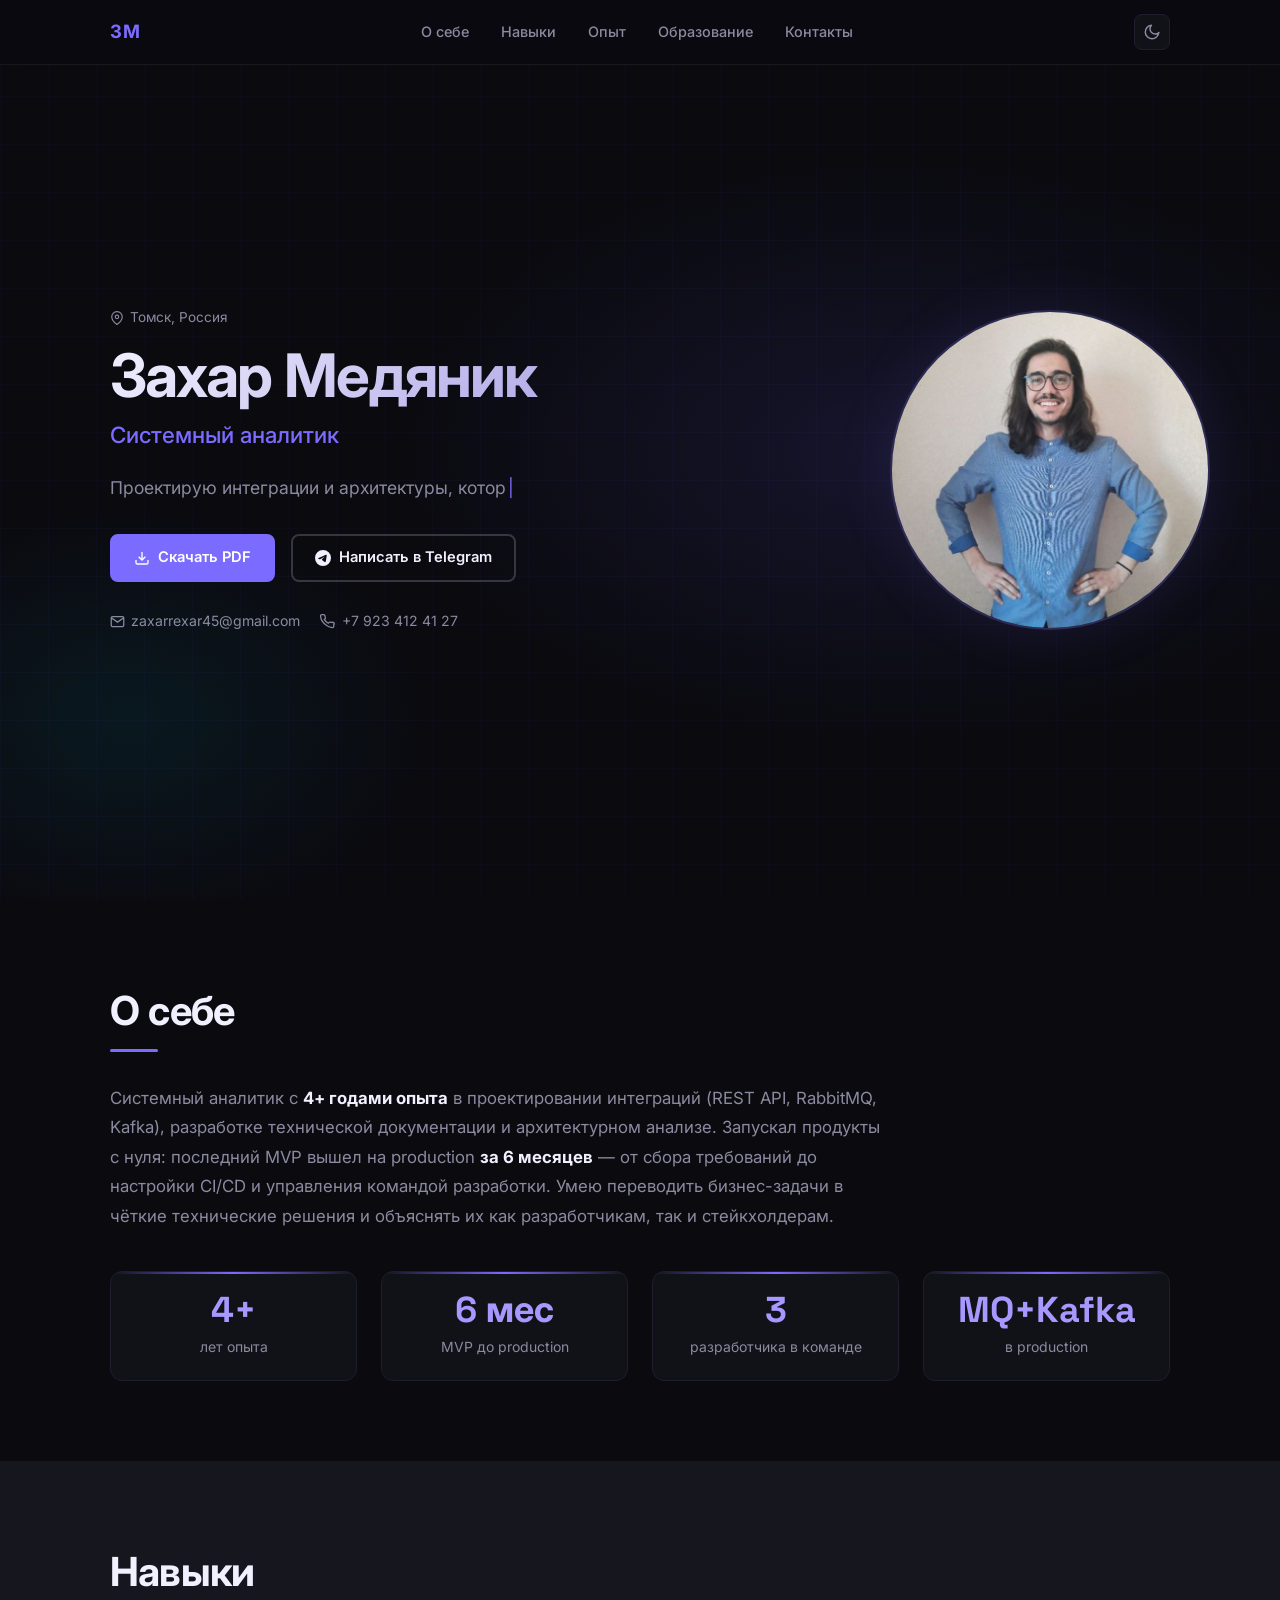
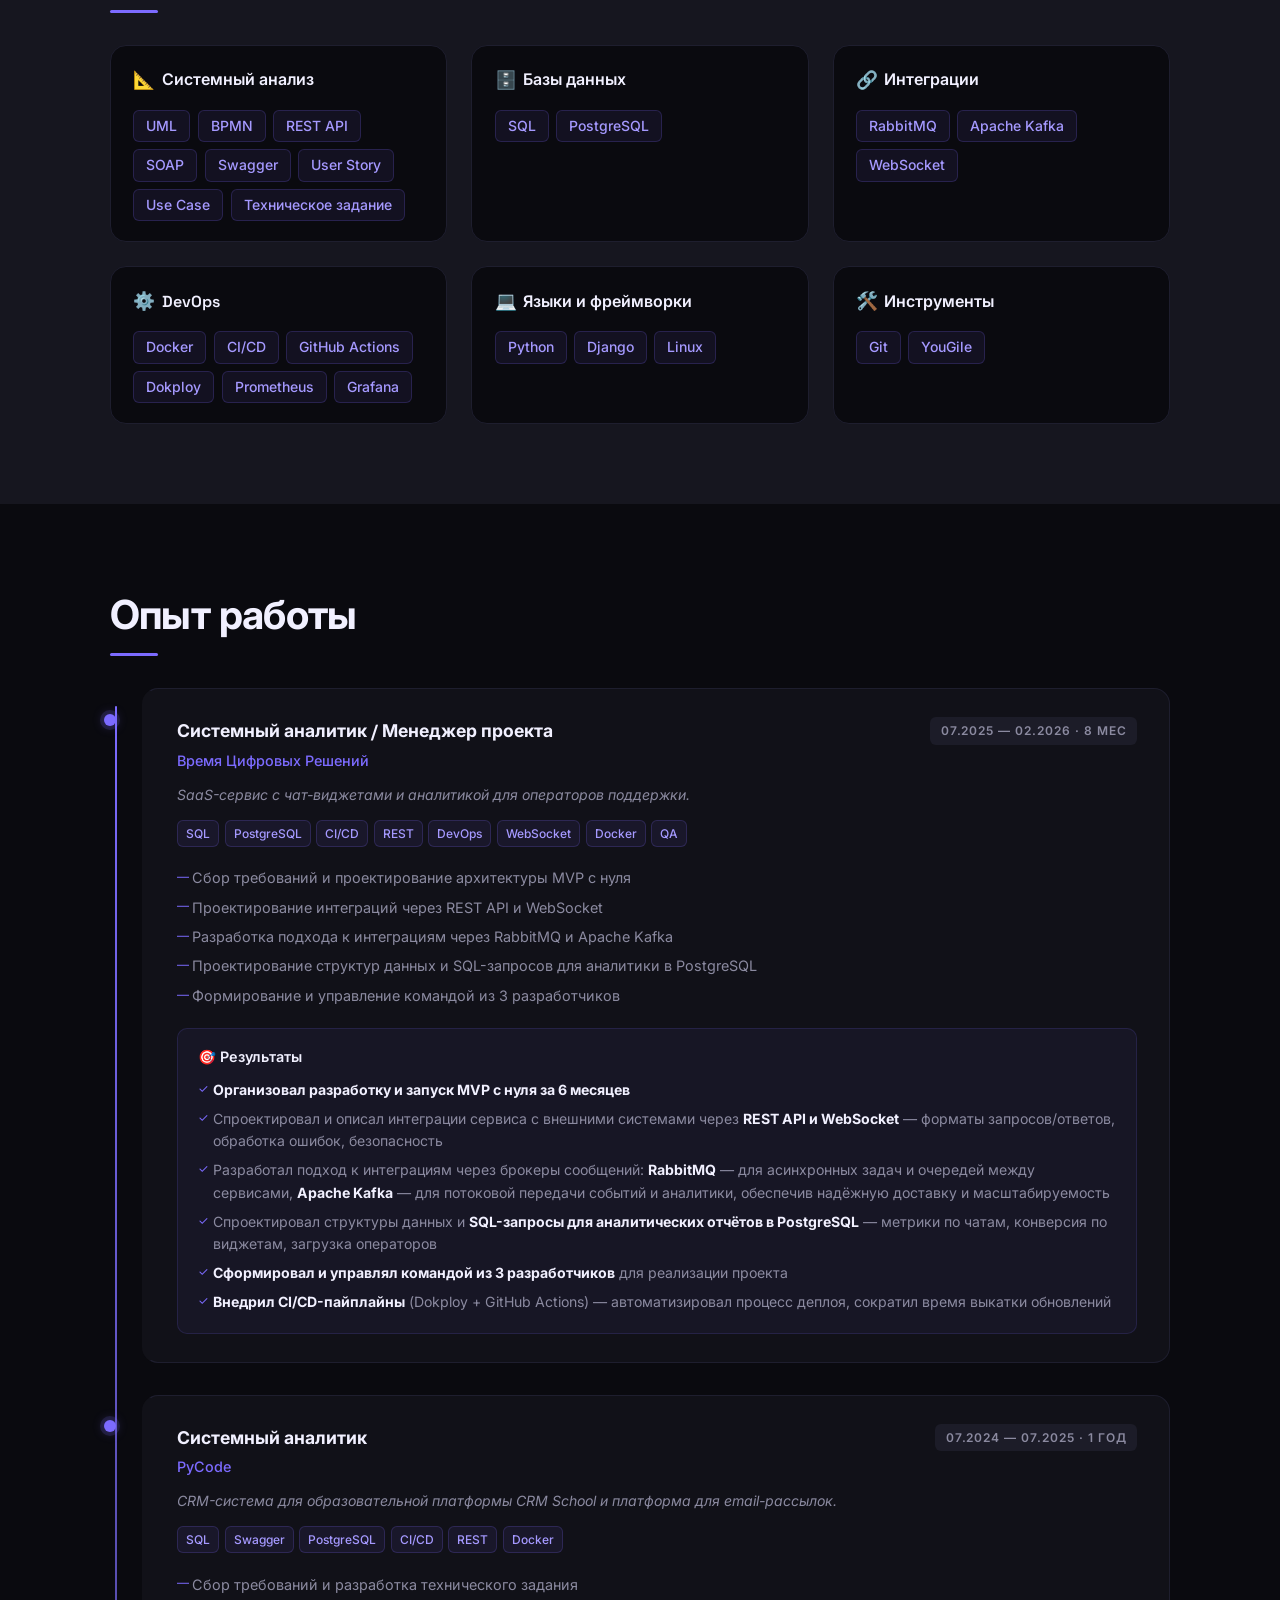
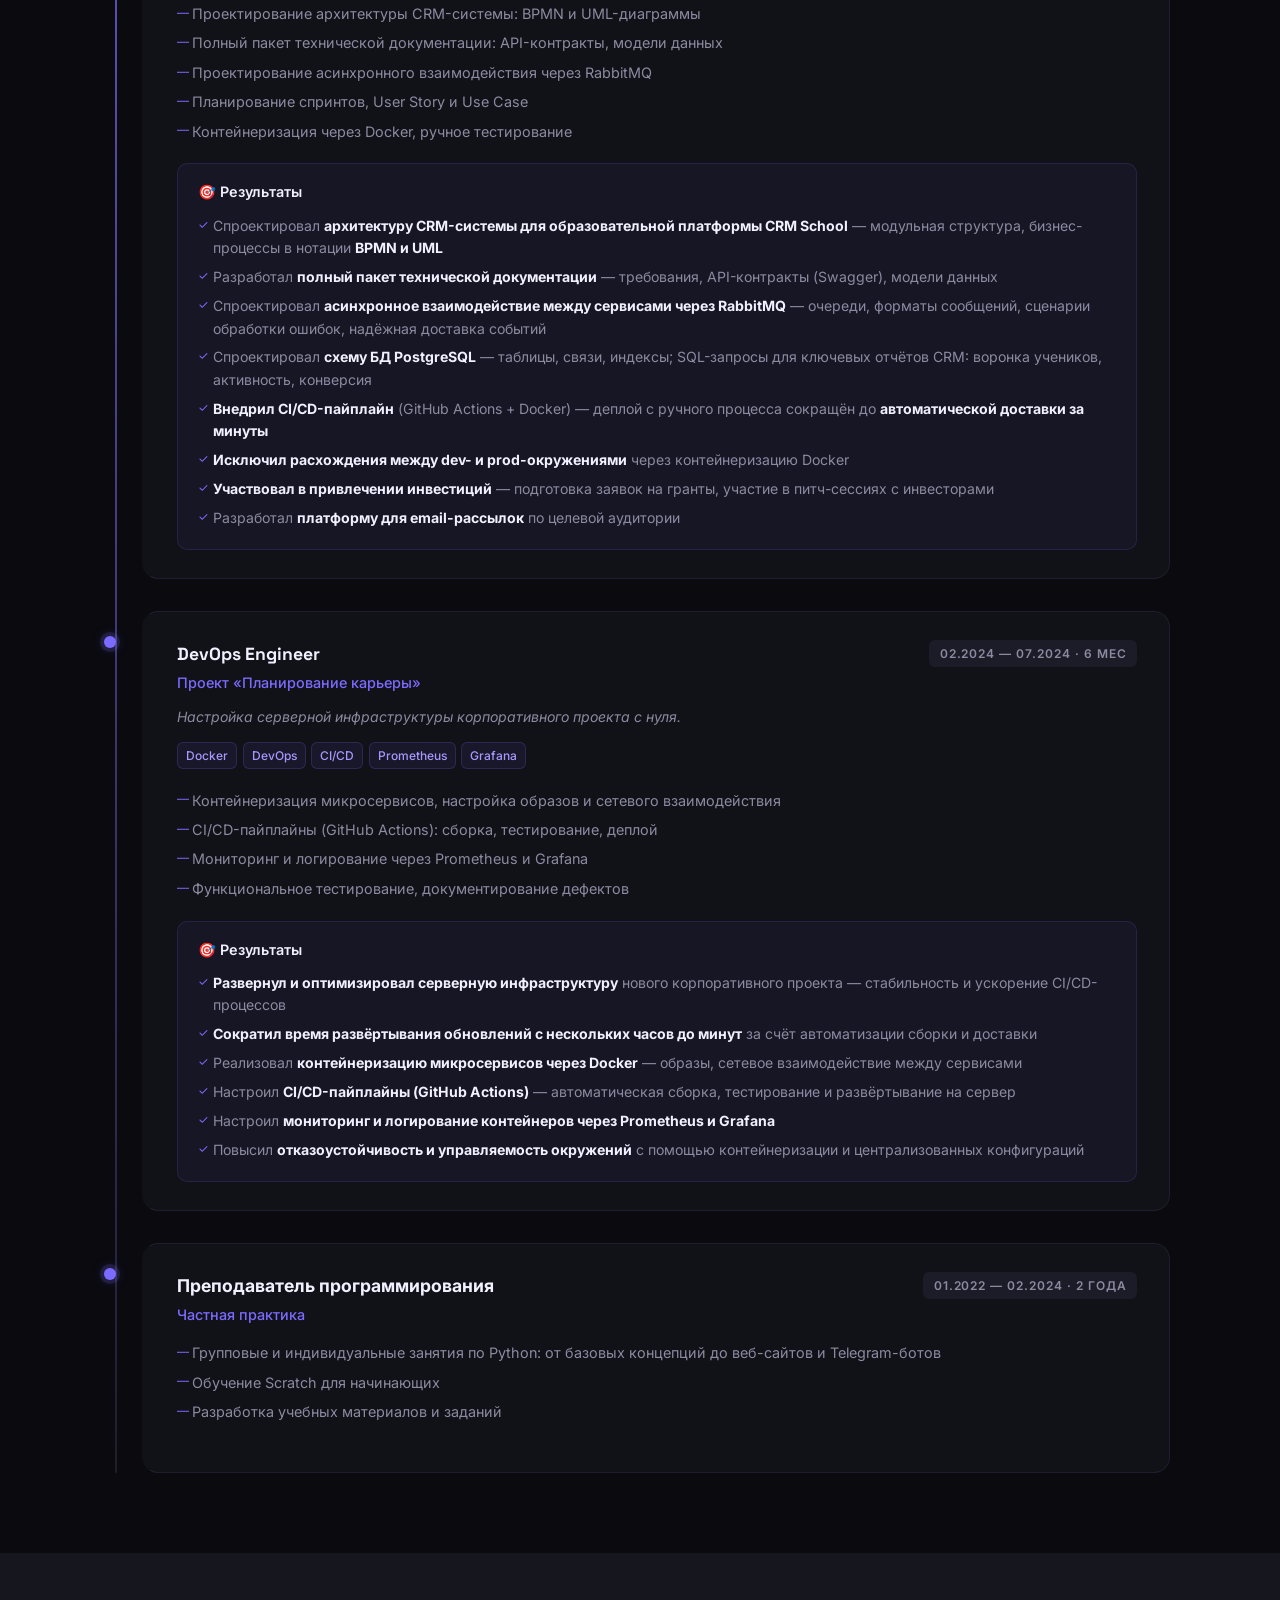
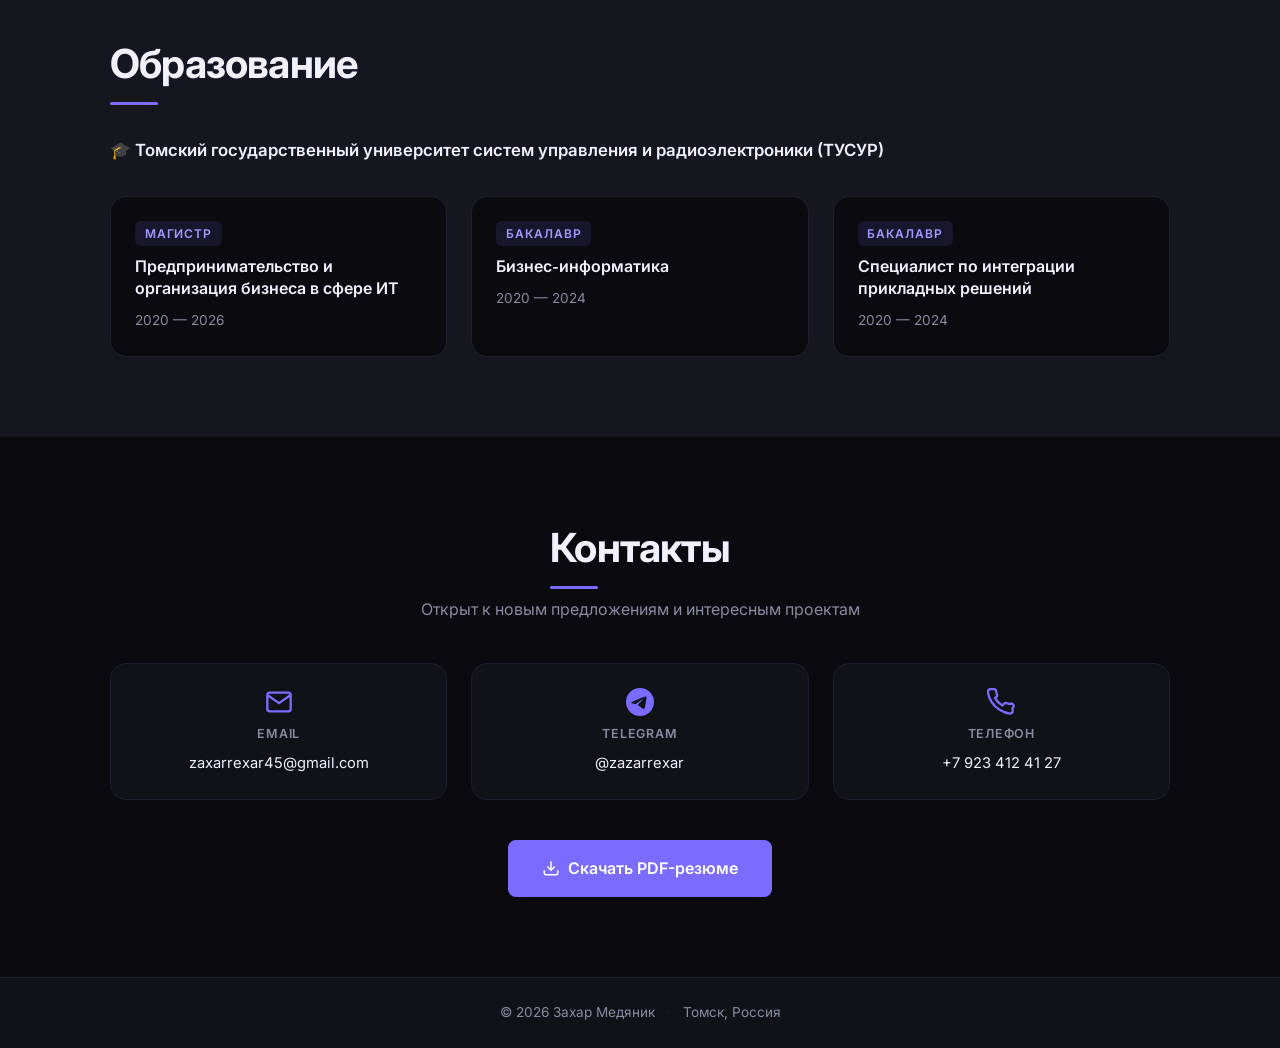
<file: index.html>
<!DOCTYPE html>
<html lang="ru">
<head>
  <meta charset="UTF-8" />
  <meta name="viewport" content="width=device-width, initial-scale=1.0" />
  <title>Захар Медяник — Системный аналитик</title>
  <meta name="description" content="Системный аналитик с 4+ годами опыта. REST API, RabbitMQ, Kafka, Docker, PostgreSQL, CI/CD. Томск. Открыт к предложениям." />

  <!-- Open Graph -->
  <meta property="og:title" content="Захар Медяник — Системный аналитик" />
  <meta property="og:description" content="Системный аналитик с 4+ годами опыта в проектировании интеграций и архитектур" />
  <meta property="og:type" content="website" />

  <!-- Favicon -->
  <link rel="icon" type="image/svg+xml" href="data:image/svg+xml,<svg xmlns='http://www.w3.org/2000/svg' viewBox='0 0 64 64'><rect width='64' height='64' rx='12' fill='%237C6BFF'/><text x='50%25' y='54%25' dominant-baseline='middle' text-anchor='middle' font-family='Inter,sans-serif' font-weight='700' font-size='22' fill='white'>ЗМ</text></svg>" />

  <!-- Google Fonts -->
  <link rel="preconnect" href="https://fonts.googleapis.com" />
  <link rel="preconnect" href="https://fonts.gstatic.com" crossorigin />
  <link href="https://fonts.googleapis.com/css2?family=Inter:wght@400;500;600;700&family=Space+Grotesk:wght@500;700&display=swap" rel="stylesheet" />

  <link rel="stylesheet" href="style.css" />
</head>
<body>

  <!-- ░░ НАВИГАЦИЯ ░░ -->
  <header class="navbar" id="navbar">
    <div class="container navbar__inner">
      <a href="#hero" class="navbar__logo">ЗМ</a>
      <nav class="navbar__links">
        <a href="#about">О себе</a>
        <a href="#skills">Навыки</a>
        <a href="#experience">Опыт</a>
        <a href="#education">Образование</a>
        <a href="#contacts">Контакты</a>
      </nav>
      <button class="theme-toggle" id="themeToggle" aria-label="Переключить тему">
        <!-- Moon (dark mode icon) -->
        <svg class="theme-toggle__icon theme-toggle__icon--moon" width="18" height="18" viewBox="0 0 24 24" fill="none" stroke="currentColor" stroke-width="2" stroke-linecap="round" stroke-linejoin="round">
          <path d="M21 12.79A9 9 0 1111.21 3a7 7 0 0010 9.79z"/>
        </svg>
        <!-- Sun (light mode icon) -->
        <svg class="theme-toggle__icon theme-toggle__icon--sun" width="18" height="18" viewBox="0 0 24 24" fill="none" stroke="currentColor" stroke-width="2" stroke-linecap="round" stroke-linejoin="round">
          <circle cx="12" cy="12" r="5"/>
          <line x1="12" y1="1" x2="12" y2="3"/><line x1="12" y1="21" x2="12" y2="23"/>
          <line x1="4.22" y1="4.22" x2="5.64" y2="5.64"/><line x1="18.36" y1="18.36" x2="19.78" y2="19.78"/>
          <line x1="1" y1="12" x2="3" y2="12"/><line x1="21" y1="12" x2="23" y2="12"/>
          <line x1="4.22" y1="19.78" x2="5.64" y2="18.36"/><line x1="18.36" y1="5.64" x2="19.78" y2="4.22"/>
        </svg>
      </button>
      <button class="navbar__burger" id="burger" aria-label="Меню">
        <span></span><span></span><span></span>
      </button>
    </div>
  </header>

  <!-- Mobile menu -->
  <div class="mobile-menu" id="mobileMenu">
    <a href="#about" class="mobile-menu__link">О себе</a>
    <a href="#skills" class="mobile-menu__link">Навыки</a>
    <a href="#experience" class="mobile-menu__link">Опыт</a>
    <a href="#education" class="mobile-menu__link">Образование</a>
    <a href="#contacts" class="mobile-menu__link">Контакты</a>
  </div>

  <main>

    <!-- ░░ HERO ░░ -->
    <section class="hero" id="hero">
      <div class="container hero__inner">
        <div class="hero__content fade-up">
          <p class="hero__location">
            <svg width="14" height="14" viewBox="0 0 24 24" fill="none" stroke="currentColor" stroke-width="2"><path d="M21 10c0 7-9 13-9 13S3 17 3 10a9 9 0 1118 0z"/><circle cx="12" cy="10" r="3"/></svg>
            Томск, Россия
          </p>
          <h1 class="hero__name">Захар Медяник</h1>
          <p class="hero__role">Системный аналитик</p>
          <p class="hero__tagline" id="tagline"></p>
          <div class="hero__actions">
            <a href="Zakhar-Medianik.pdf" download class="btn btn--primary">
              <svg width="16" height="16" viewBox="0 0 24 24" fill="none" stroke="currentColor" stroke-width="2"><path d="M21 15v4a2 2 0 01-2 2H5a2 2 0 01-2-2v-4"/><polyline points="7 10 12 15 17 10"/><line x1="12" y1="15" x2="12" y2="3"/></svg>
              Скачать PDF
            </a>
            <a href="https://t.me/zazarrexar" target="_blank" rel="noopener" class="btn btn--outline">
              <svg width="16" height="16" viewBox="0 0 24 24" fill="currentColor"><path d="M11.944 0A12 12 0 000 12a12 12 0 0012 12 12 12 0 0012-12A12 12 0 0012 0a12 12 0 00-.056 0zm4.962 7.224c.1-.002.321.023.465.14a.506.506 0 01.171.325c.016.093.036.306.02.472-.18 1.898-.962 6.502-1.36 8.627-.168.9-.499 1.201-.82 1.23-.696.065-1.225-.46-1.9-.902-1.056-.693-1.653-1.124-2.678-1.8-1.185-.78-.417-1.21.258-1.91.177-.184 3.247-2.977 3.307-3.23.007-.032.014-.15-.056-.212s-.174-.041-.249-.024c-.106.024-1.793 1.14-5.061 3.345-.48.33-.913.49-1.302.48-.428-.008-1.252-.241-1.865-.44-.752-.245-1.349-.374-1.297-.789.027-.216.325-.437.893-.663 3.498-1.524 5.83-2.529 6.998-3.014 3.332-1.386 4.025-1.627 4.476-1.635z"/></svg>
              Написать в Telegram
            </a>
          </div>
          <div class="hero__contacts">
            <a href="mailto:zaxarrexar45@gmail.com" class="hero__contact-link">
              <svg width="15" height="15" viewBox="0 0 24 24" fill="none" stroke="currentColor" stroke-width="2"><path d="M4 4h16c1.1 0 2 .9 2 2v12c0 1.1-.9 2-2 2H4c-1.1 0-2-.9-2-2V6c0-1.1.9-2 2-2z"/><polyline points="22,6 12,13 2,6"/></svg>
              zaxarrexar45@gmail.com
            </a>
            <a href="tel:+79234124127" class="hero__contact-link">
              <svg width="15" height="15" viewBox="0 0 24 24" fill="none" stroke="currentColor" stroke-width="2"><path d="M22 16.92v3a2 2 0 01-2.18 2 19.79 19.79 0 01-8.63-3.07A19.5 19.5 0 013.89 11.9a19.79 19.79 0 01-3.07-8.67A2 2 0 012.81 1h3a2 2 0 012 1.72c.127.96.361 1.903.7 2.81a2 2 0 01-.45 2.11L6.91 8.63a16 16 0 006.29 6.29l1.45-1.45a2 2 0 012.11-.45c.907.339 1.85.573 2.81.7A2 2 0 0122 16.92z"/></svg>
              +7 923 412 41 27
            </a>
          </div>
        </div>

        <div class="hero__avatar fade-up" style="animation-delay:.15s">
          <img class="avatar-img" src="photo_2024-04-04_20-18-09.jpg" alt="Захар Медяник" />
        </div>
      </div>
    </section>

    <!-- ░░ О СЕБЕ ░░ -->
    <section class="section" id="about">
      <div class="container">
        <h2 class="section__title fade-up">О себе</h2>
        <p class="about__text fade-up">
          Системный аналитик с <strong>4+ годами опыта</strong> в проектировании интеграций (REST API, RabbitMQ, Kafka), разработке технической документации и архитектурном анализе. Запускал продукты с нуля: последний MVP вышел на production <strong>за 6 месяцев</strong> — от сбора требований до настройки CI/CD и управления командой разработки. Умею переводить бизнес-задачи в чёткие технические решения и объяснять их как разработчикам, так и стейкхолдерам.
        </p>
        <div class="stats">
          <div class="stat-card fade-up">
            <span class="stat-card__value">4+</span>
            <span class="stat-card__label">лет опыта</span>
          </div>
          <div class="stat-card fade-up" style="animation-delay:.1s">
            <span class="stat-card__value">6 мес</span>
            <span class="stat-card__label">MVP до production</span>
          </div>
          <div class="stat-card fade-up" style="animation-delay:.2s">
            <span class="stat-card__value">3</span>
            <span class="stat-card__label">разработчика в команде</span>
          </div>
          <div class="stat-card fade-up" style="animation-delay:.3s">
            <span class="stat-card__value">MQ+Kafka</span>
            <span class="stat-card__label">в production</span>
          </div>
        </div>
      </div>
    </section>

    <!-- ░░ НАВЫКИ ░░ -->
    <section class="section section--alt" id="skills">
      <div class="container">
        <h2 class="section__title fade-up">Навыки</h2>
        <div class="skills-grid">

          <div class="skill-group fade-up">
            <h3 class="skill-group__title">
              <span class="skill-group__icon">📐</span> Системный анализ
            </h3>
            <div class="skill-tags">
              <span class="tag">UML</span>
              <span class="tag">BPMN</span>
              <span class="tag">REST API</span>
              <span class="tag">SOAP</span>
              <span class="tag">Swagger</span>
              <span class="tag">User Story</span>
              <span class="tag">Use Case</span>
              <span class="tag">Техническое задание</span>
            </div>
          </div>

          <div class="skill-group fade-up" style="animation-delay:.1s">
            <h3 class="skill-group__title">
              <span class="skill-group__icon">🗄️</span> Базы данных
            </h3>
            <div class="skill-tags">
              <span class="tag">SQL</span>
              <span class="tag">PostgreSQL</span>
            </div>
          </div>

          <div class="skill-group fade-up" style="animation-delay:.15s">
            <h3 class="skill-group__title">
              <span class="skill-group__icon">🔗</span> Интеграции
            </h3>
            <div class="skill-tags">
              <span class="tag">RabbitMQ</span>
              <span class="tag">Apache Kafka</span>
              <span class="tag">WebSocket</span>
            </div>
          </div>

          <div class="skill-group fade-up" style="animation-delay:.2s">
            <h3 class="skill-group__title">
              <span class="skill-group__icon">⚙️</span> DevOps
            </h3>
            <div class="skill-tags">
              <span class="tag">Docker</span>
              <span class="tag">CI/CD</span>
              <span class="tag">GitHub Actions</span>
              <span class="tag">Dokploy</span>
              <span class="tag">Prometheus</span>
              <span class="tag">Grafana</span>
            </div>
          </div>

          <div class="skill-group fade-up" style="animation-delay:.25s">
            <h3 class="skill-group__title">
              <span class="skill-group__icon">💻</span> Языки и фреймворки
            </h3>
            <div class="skill-tags">
              <span class="tag">Python</span>
              <span class="tag">Django</span>
              <span class="tag">Linux</span>
            </div>
          </div>

          <div class="skill-group fade-up" style="animation-delay:.3s">
            <h3 class="skill-group__title">
              <span class="skill-group__icon">🛠️</span> Инструменты
            </h3>
            <div class="skill-tags">
              <span class="tag">Git</span>
              <span class="tag">YouGile</span>
            </div>
          </div>

        </div>
      </div>
    </section>

    <!-- ░░ ОПЫТ РАБОТЫ ░░ -->
    <section class="section" id="experience">
      <div class="container">
        <h2 class="section__title fade-up">Опыт работы</h2>
        <div class="timeline">

          <!-- Job 1 -->
          <div class="timeline__item fade-up">
            <div class="timeline__dot"></div>
            <div class="exp-card">
              <div class="exp-card__header">
                <div>
                  <h3 class="exp-card__role">Системный аналитик / Менеджер проекта</h3>
                  <p class="exp-card__company">Время Цифровых Решений</p>
                </div>
                <span class="exp-card__period">07.2025 — 02.2026 · 8 мес</span>
              </div>
              <p class="exp-card__context">SaaS-сервис с чат-виджетами и аналитикой для операторов поддержки.</p>
              <div class="exp-card__stack">
                <span class="tag tag--sm">SQL</span>
                <span class="tag tag--sm">PostgreSQL</span>
                <span class="tag tag--sm">CI/CD</span>
                <span class="tag tag--sm">REST</span>
                <span class="tag tag--sm">DevOps</span>
                <span class="tag tag--sm">WebSocket</span>
                <span class="tag tag--sm">Docker</span>
                <span class="tag tag--sm">QA</span>
              </div>
              <ul class="exp-card__tasks">
                <li>Сбор требований и проектирование архитектуры MVP с нуля</li>
                <li>Проектирование интеграций через REST API и WebSocket</li>
                <li>Разработка подхода к интеграциям через RabbitMQ и Apache Kafka</li>
                <li>Проектирование структур данных и SQL-запросов для аналитики в PostgreSQL</li>
                <li>Формирование и управление командой из 3 разработчиков</li>
              </ul>
              <div class="exp-card__results">
                <p class="exp-card__results-title">🎯 Результаты</p>
                <ul>
                  <li><strong>Организовал разработку и запуск MVP с нуля за 6 месяцев</strong></li>
                  <li>Спроектировал и описал интеграции сервиса с внешними системами через <strong>REST API и WebSocket</strong> — форматы запросов/ответов, обработка ошибок, безопасность</li>
                  <li>Разработал подход к интеграциям через брокеры сообщений: <strong>RabbitMQ</strong> — для асинхронных задач и очередей между сервисами, <strong>Apache Kafka</strong> — для потоковой передачи событий и аналитики, обеспечив надёжную доставку и масштабируемость</li>
                  <li>Спроектировал структуры данных и <strong>SQL-запросы для аналитических отчётов в PostgreSQL</strong> — метрики по чатам, конверсия по виджетам, загрузка операторов</li>
                  <li><strong>Сформировал и управлял командой из 3 разработчиков</strong> для реализации проекта</li>
                  <li><strong>Внедрил CI/CD-пайплайны</strong> (Dokploy + GitHub Actions) — автоматизировал процесс деплоя, сократил время выкатки обновлений</li>
                </ul>
              </div>
            </div>
          </div>

          <!-- Job 2 -->
          <div class="timeline__item fade-up" style="animation-delay:.1s">
            <div class="timeline__dot"></div>
            <div class="exp-card">
              <div class="exp-card__header">
                <div>
                  <h3 class="exp-card__role">Системный аналитик</h3>
                  <p class="exp-card__company">PyCode</p>
                </div>
                <span class="exp-card__period">07.2024 — 07.2025 · 1 год</span>
              </div>
              <p class="exp-card__context">CRM-система для образовательной платформы CRM School и платформа для email-рассылок.</p>
              <div class="exp-card__stack">
                <span class="tag tag--sm">SQL</span>
                <span class="tag tag--sm">Swagger</span>
                <span class="tag tag--sm">PostgreSQL</span>
                <span class="tag tag--sm">CI/CD</span>
                <span class="tag tag--sm">REST</span>
                <span class="tag tag--sm">Docker</span>
              </div>
              <ul class="exp-card__tasks">
                <li>Сбор требований и разработка технического задания</li>
                <li>Проектирование архитектуры CRM-системы: BPMN и UML-диаграммы</li>
                <li>Полный пакет технической документации: API-контракты, модели данных</li>
                <li>Проектирование асинхронного взаимодействия через RabbitMQ</li>
                <li>Планирование спринтов, User Story и Use Case</li>
                <li>Контейнеризация через Docker, ручное тестирование</li>
              </ul>
              <div class="exp-card__results">
                <p class="exp-card__results-title">🎯 Результаты</p>
                <ul>
                  <li>Спроектировал <strong>архитектуру CRM-системы для образовательной платформы CRM School</strong> — модульная структура, бизнес-процессы в нотации <strong>BPMN и UML</strong></li>
                  <li>Разработал <strong>полный пакет технической документации</strong> — требования, API-контракты (Swagger), модели данных</li>
                  <li>Спроектировал <strong>асинхронное взаимодействие между сервисами через RabbitMQ</strong> — очереди, форматы сообщений, сценарии обработки ошибок, надёжная доставка событий</li>
                  <li>Спроектировал <strong>схему БД PostgreSQL</strong> — таблицы, связи, индексы; SQL-запросы для ключевых отчётов CRM: воронка учеников, активность, конверсия</li>
                  <li><strong>Внедрил CI/CD-пайплайн</strong> (GitHub Actions + Docker) — деплой с ручного процесса сокращён до <strong>автоматической доставки за минуты</strong></li>
                  <li><strong>Исключил расхождения между dev- и prod-окружениями</strong> через контейнеризацию Docker</li>
                  <li><strong>Участвовал в привлечении инвестиций</strong> — подготовка заявок на гранты, участие в питч-сессиях с инвесторами</li>
                  <li>Разработал <strong>платформу для email-рассылок</strong> по целевой аудитории</li>
                </ul>
              </div>
            </div>
          </div>

          <!-- Job 3 -->
          <div class="timeline__item fade-up" style="animation-delay:.2s">
            <div class="timeline__dot"></div>
            <div class="exp-card">
              <div class="exp-card__header">
                <div>
                  <h3 class="exp-card__role">DevOps Engineer</h3>
                  <p class="exp-card__company">Проект «Планирование карьеры»</p>
                </div>
                <span class="exp-card__period">02.2024 — 07.2024 · 6 мес</span>
              </div>
              <p class="exp-card__context">Настройка серверной инфраструктуры корпоративного проекта с нуля.</p>
              <div class="exp-card__stack">
                <span class="tag tag--sm">Docker</span>
                <span class="tag tag--sm">DevOps</span>
                <span class="tag tag--sm">CI/CD</span>
                <span class="tag tag--sm">Prometheus</span>
                <span class="tag tag--sm">Grafana</span>
              </div>
              <ul class="exp-card__tasks">
                <li>Контейнеризация микросервисов, настройка образов и сетевого взаимодействия</li>
                <li>CI/CD-пайплайны (GitHub Actions): сборка, тестирование, деплой</li>
                <li>Мониторинг и логирование через Prometheus и Grafana</li>
                <li>Функциональное тестирование, документирование дефектов</li>
              </ul>
              <div class="exp-card__results">
                <p class="exp-card__results-title">🎯 Результаты</p>
                <ul>
                  <li><strong>Развернул и оптимизировал серверную инфраструктуру</strong> нового корпоративного проекта — стабильность и ускорение CI/CD-процессов</li>
                  <li><strong>Сократил время развёртывания обновлений с нескольких часов до минут</strong> за счёт автоматизации сборки и доставки</li>
                  <li>Реализовал <strong>контейнеризацию микросервисов через Docker</strong> — образы, сетевое взаимодействие между сервисами</li>
                  <li>Настроил <strong>CI/CD-пайплайны (GitHub Actions)</strong> — автоматическая сборка, тестирование и развёртывание на сервер</li>
                  <li>Настроил <strong>мониторинг и логирование контейнеров через Prometheus и Grafana</strong></li>
                  <li>Повысил <strong>отказоустойчивость и управляемость окружений</strong> с помощью контейнеризации и централизованных конфигураций</li>
                </ul>
              </div>
            </div>
          </div>

          <!-- Job 4 -->
          <div class="timeline__item fade-up" style="animation-delay:.3s">
            <div class="timeline__dot"></div>
            <div class="exp-card">
              <div class="exp-card__header">
                <div>
                  <h3 class="exp-card__role">Преподаватель программирования</h3>
                  <p class="exp-card__company">Частная практика</p>
                </div>
                <span class="exp-card__period">01.2022 — 02.2024 · 2 года</span>
              </div>
              <ul class="exp-card__tasks">
                <li>Групповые и индивидуальные занятия по Python: от базовых концепций до веб-сайтов и Telegram-ботов</li>
                <li>Обучение Scratch для начинающих</li>
                <li>Разработка учебных материалов и заданий</li>
              </ul>
            </div>
          </div>

        </div>
      </div>
    </section>

    <!-- ░░ ОБРАЗОВАНИЕ ░░ -->
    <section class="section section--alt" id="education">
      <div class="container">
        <h2 class="section__title fade-up">Образование</h2>
        <p class="edu__university fade-up">🎓 Томский государственный университет систем управления и радиоэлектроники (ТУСУР)</p>
        <div class="edu-grid">

          <div class="edu-card fade-up">
            <span class="edu-card__degree">Магистр</span>
            <h3 class="edu-card__program">Предпринимательство и организация бизнеса в сфере ИТ</h3>
            <span class="edu-card__period">2020 — 2026</span>
          </div>

          <div class="edu-card fade-up" style="animation-delay:.1s">
            <span class="edu-card__degree">Бакалавр</span>
            <h3 class="edu-card__program">Бизнес-информатика</h3>
            <span class="edu-card__period">2020 — 2024</span>
          </div>

          <div class="edu-card fade-up" style="animation-delay:.2s">
            <span class="edu-card__degree">Бакалавр</span>
            <h3 class="edu-card__program">Специалист по интеграции прикладных решений</h3>
            <span class="edu-card__period">2020 — 2024</span>
          </div>

        </div>
      </div>
    </section>

    <!-- ░░ КОНТАКТЫ ░░ -->
    <section class="section" id="contacts">
      <div class="container contacts">
        <h2 class="section__title fade-up">Контакты</h2>
        <p class="contacts__subtitle fade-up">Открыт к новым предложениям и интересным проектам</p>
        <div class="contacts__cards fade-up">

          <a href="mailto:zaxarrexar45@gmail.com" class="contact-card">
            <svg class="contact-card__icon" viewBox="0 0 24 24" fill="none" stroke="currentColor" stroke-width="2"><path d="M4 4h16c1.1 0 2 .9 2 2v12c0 1.1-.9 2-2 2H4c-1.1 0-2-.9-2-2V6c0-1.1.9-2 2-2z"/><polyline points="22,6 12,13 2,6"/></svg>
            <span class="contact-card__label">Email</span>
            <span class="contact-card__value">zaxarrexar45@gmail.com</span>
          </a>

          <a href="https://t.me/zazarrexar" target="_blank" rel="noopener" class="contact-card">
            <svg class="contact-card__icon" viewBox="0 0 24 24" fill="currentColor"><path d="M11.944 0A12 12 0 000 12a12 12 0 0012 12 12 12 0 0012-12A12 12 0 0012 0a12 12 0 00-.056 0zm4.962 7.224c.1-.002.321.023.465.14a.506.506 0 01.171.325c.016.093.036.306.02.472-.18 1.898-.962 6.502-1.36 8.627-.168.9-.499 1.201-.82 1.23-.696.065-1.225-.46-1.9-.902-1.056-.693-1.653-1.124-2.678-1.8-1.185-.78-.417-1.21.258-1.91.177-.184 3.247-2.977 3.307-3.23.007-.032.014-.15-.056-.212s-.174-.041-.249-.024c-.106.024-1.793 1.14-5.061 3.345-.48.33-.913.49-1.302.48-.428-.008-1.252-.241-1.865-.44-.752-.245-1.349-.374-1.297-.789.027-.216.325-.437.893-.663 3.498-1.524 5.83-2.529 6.998-3.014 3.332-1.386 4.025-1.627 4.476-1.635z"/></svg>
            <span class="contact-card__label">Telegram</span>
            <span class="contact-card__value">@zazarrexar</span>
          </a>

          <a href="tel:+79234124127" class="contact-card">
            <svg class="contact-card__icon" viewBox="0 0 24 24" fill="none" stroke="currentColor" stroke-width="2"><path d="M22 16.92v3a2 2 0 01-2.18 2 19.79 19.79 0 01-8.63-3.07A19.5 19.5 0 013.89 11.9a19.79 19.79 0 01-3.07-8.67A2 2 0 012.81 1h3a2 2 0 012 1.72c.127.96.361 1.903.7 2.81a2 2 0 01-.45 2.11L6.91 8.63a16 16 0 006.29 6.29l1.45-1.45a2 2 0 012.11-.45c.907.339 1.85.573 2.81.7A2 2 0 0122 16.92z"/></svg>
            <span class="contact-card__label">Телефон</span>
            <span class="contact-card__value">+7 923 412 41 27</span>
          </a>

        </div>
        <div class="contacts__cta fade-up">
          <a href="Zakhar-Medianik.pdf" download class="btn btn--primary btn--lg">
            <svg width="18" height="18" viewBox="0 0 24 24" fill="none" stroke="currentColor" stroke-width="2"><path d="M21 15v4a2 2 0 01-2 2H5a2 2 0 01-2-2v-4"/><polyline points="7 10 12 15 17 10"/><line x1="12" y1="15" x2="12" y2="3"/></svg>
            Скачать PDF-резюме
          </a>
        </div>
      </div>
    </section>

  </main>

  <!-- ░░ FOOTER ░░ -->
  <footer class="footer">
    <div class="container footer__inner">
      <span>© 2026 Захар Медяник</span>
      <span class="footer__sep">·</span>
      <span>Томск, Россия</span>
    </div>
  </footer>

  <script src="script.js"></script>
</body>
</html>
</file>
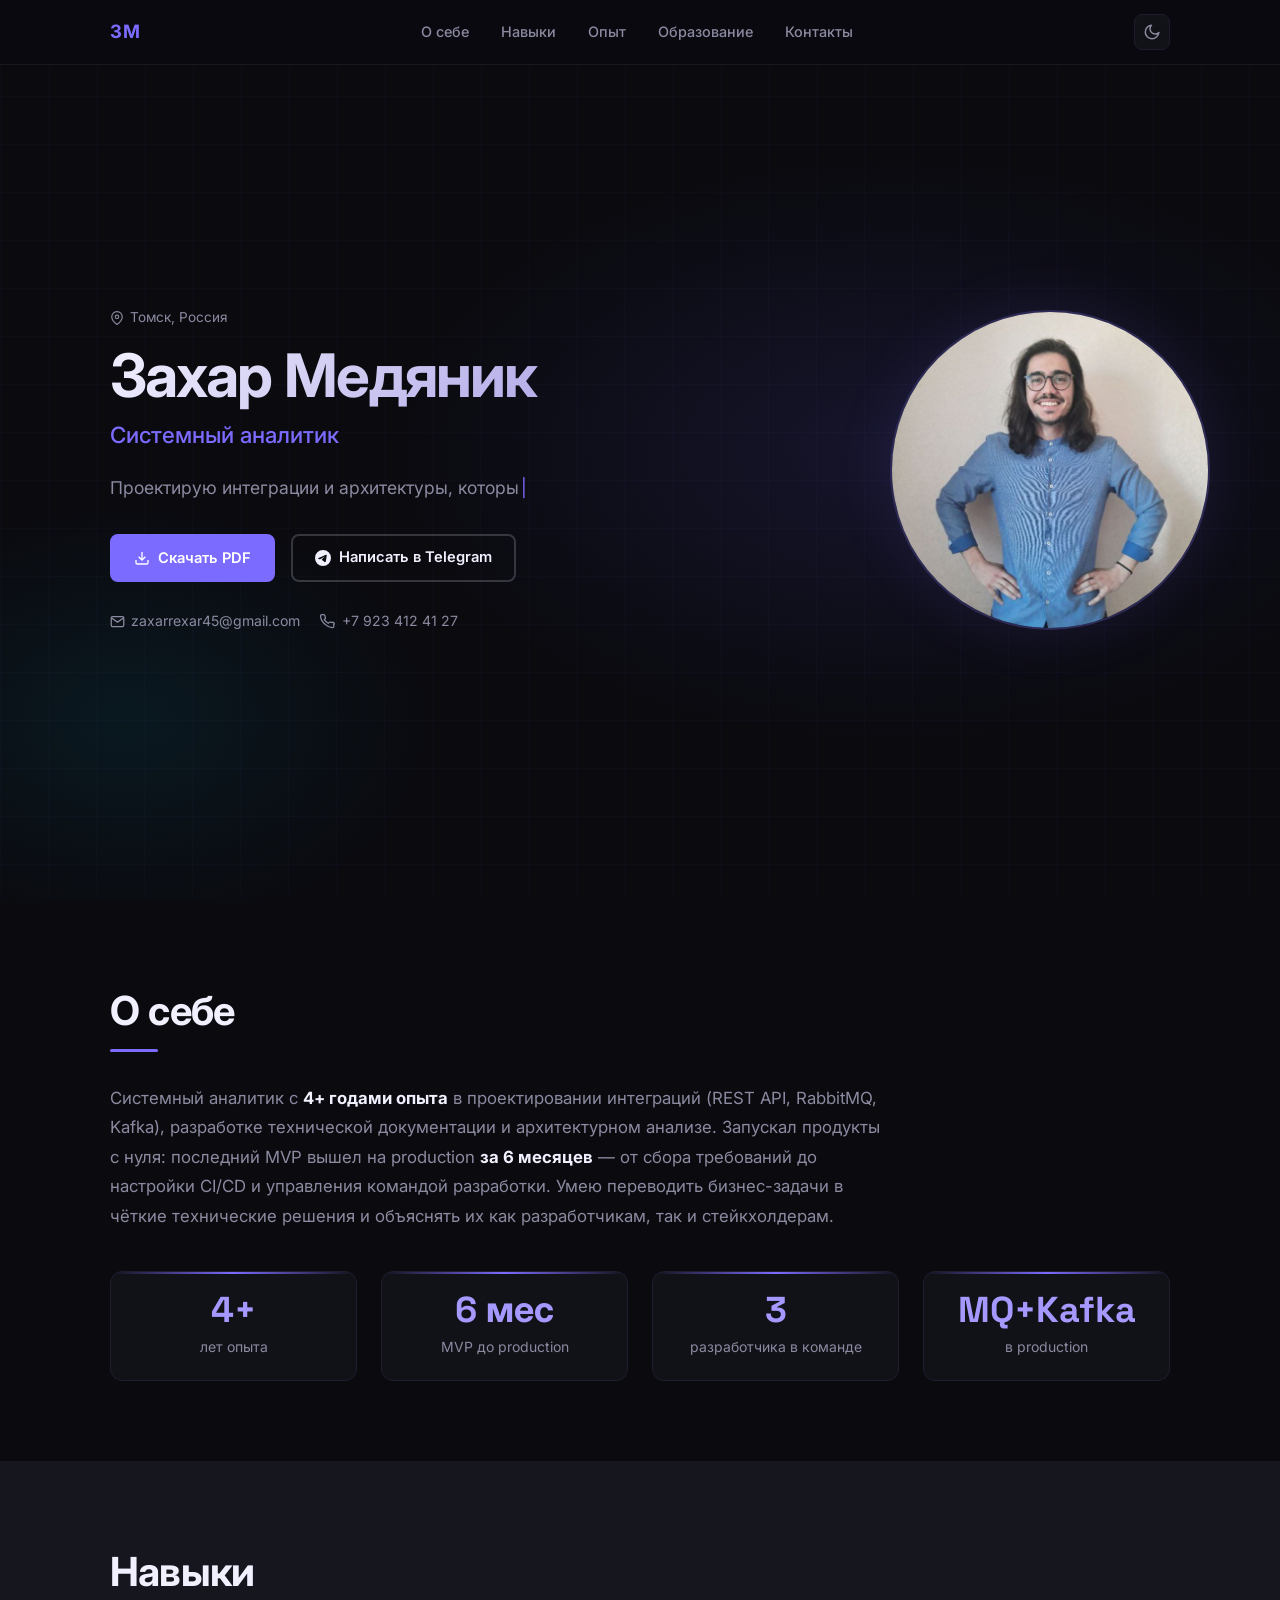
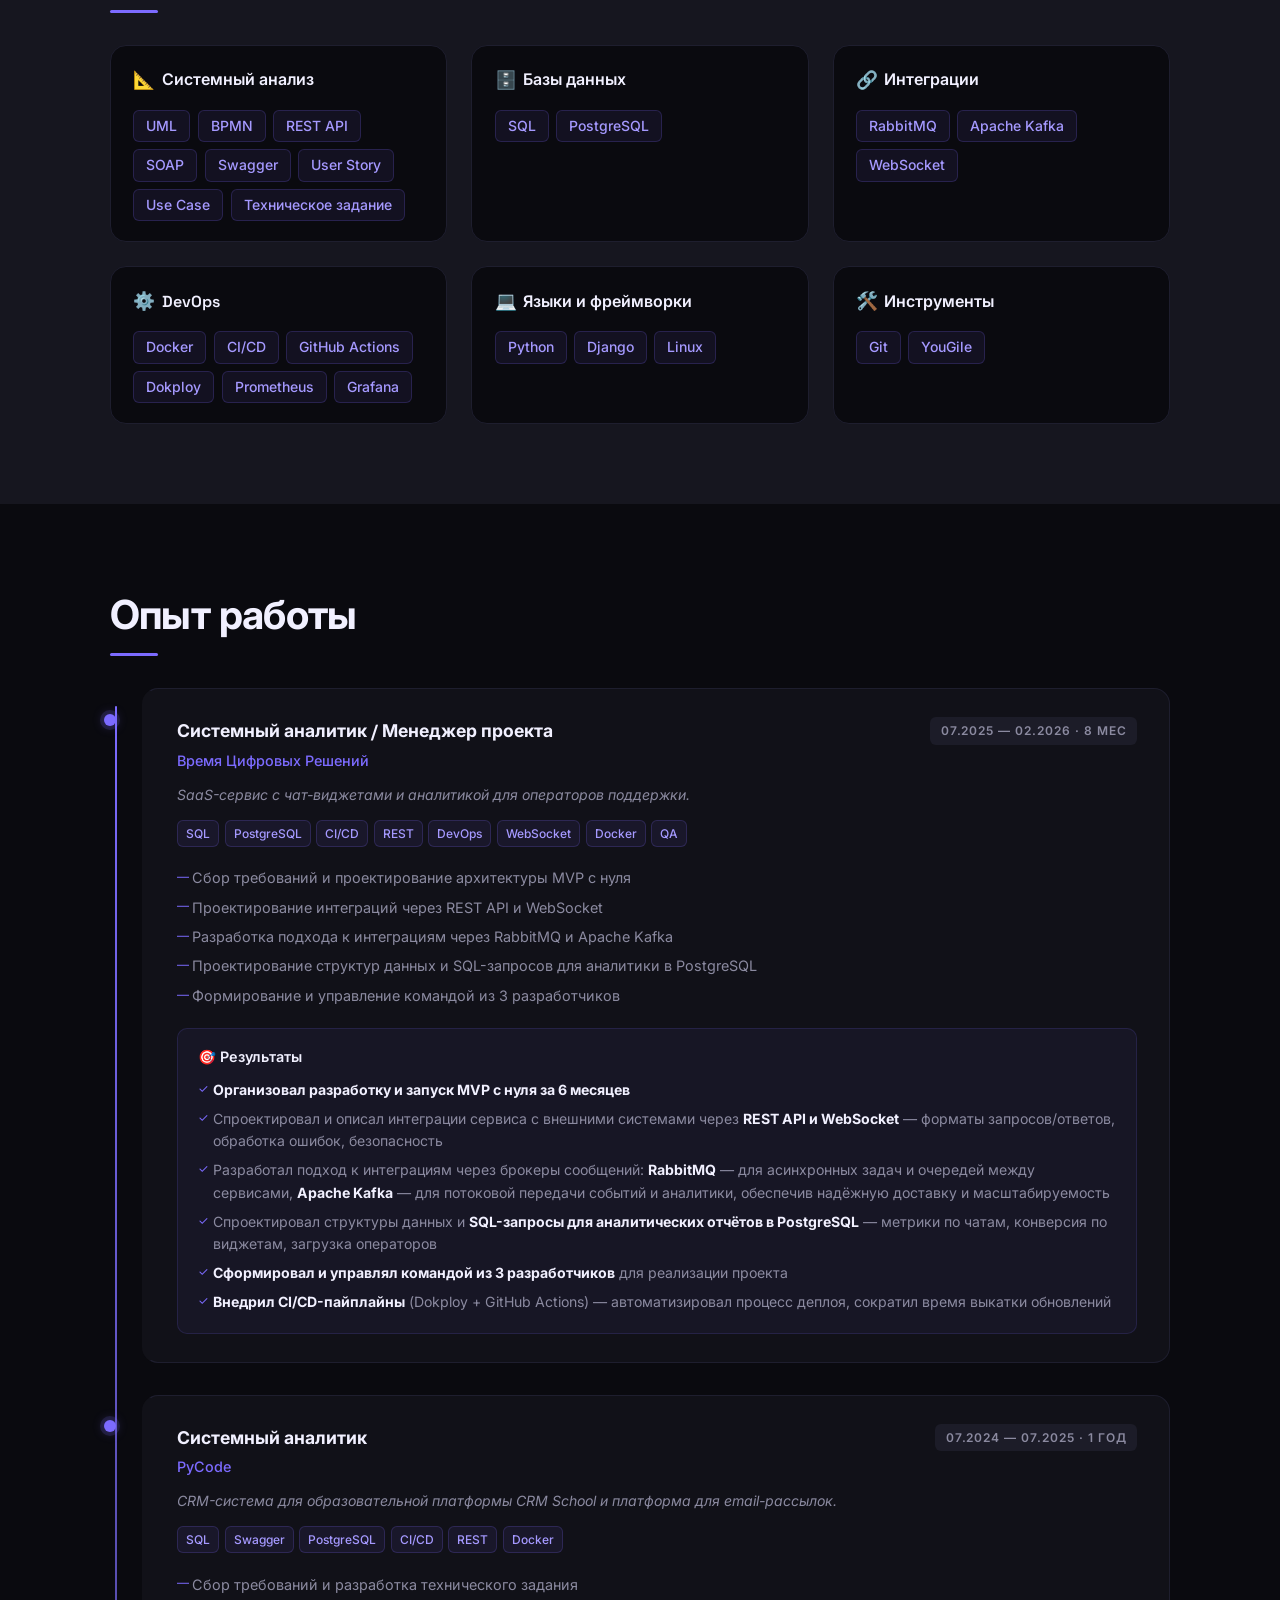
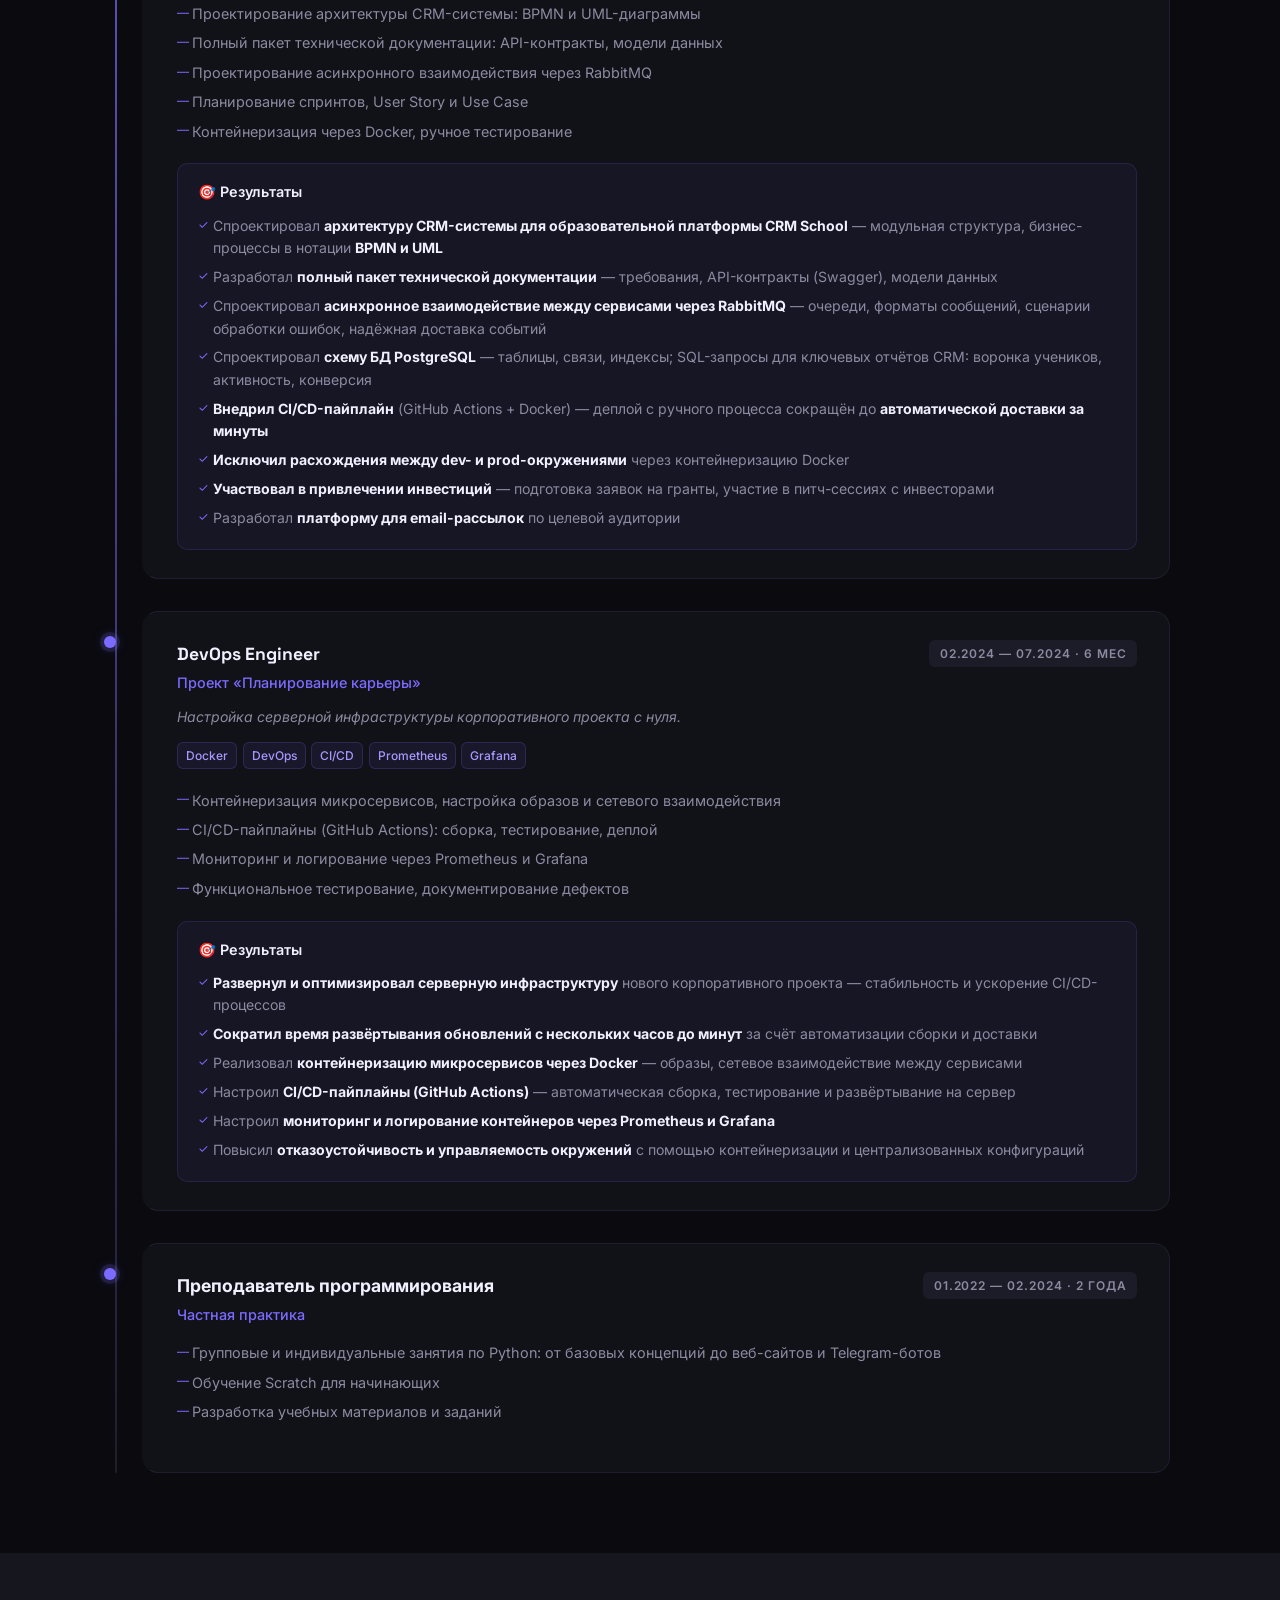
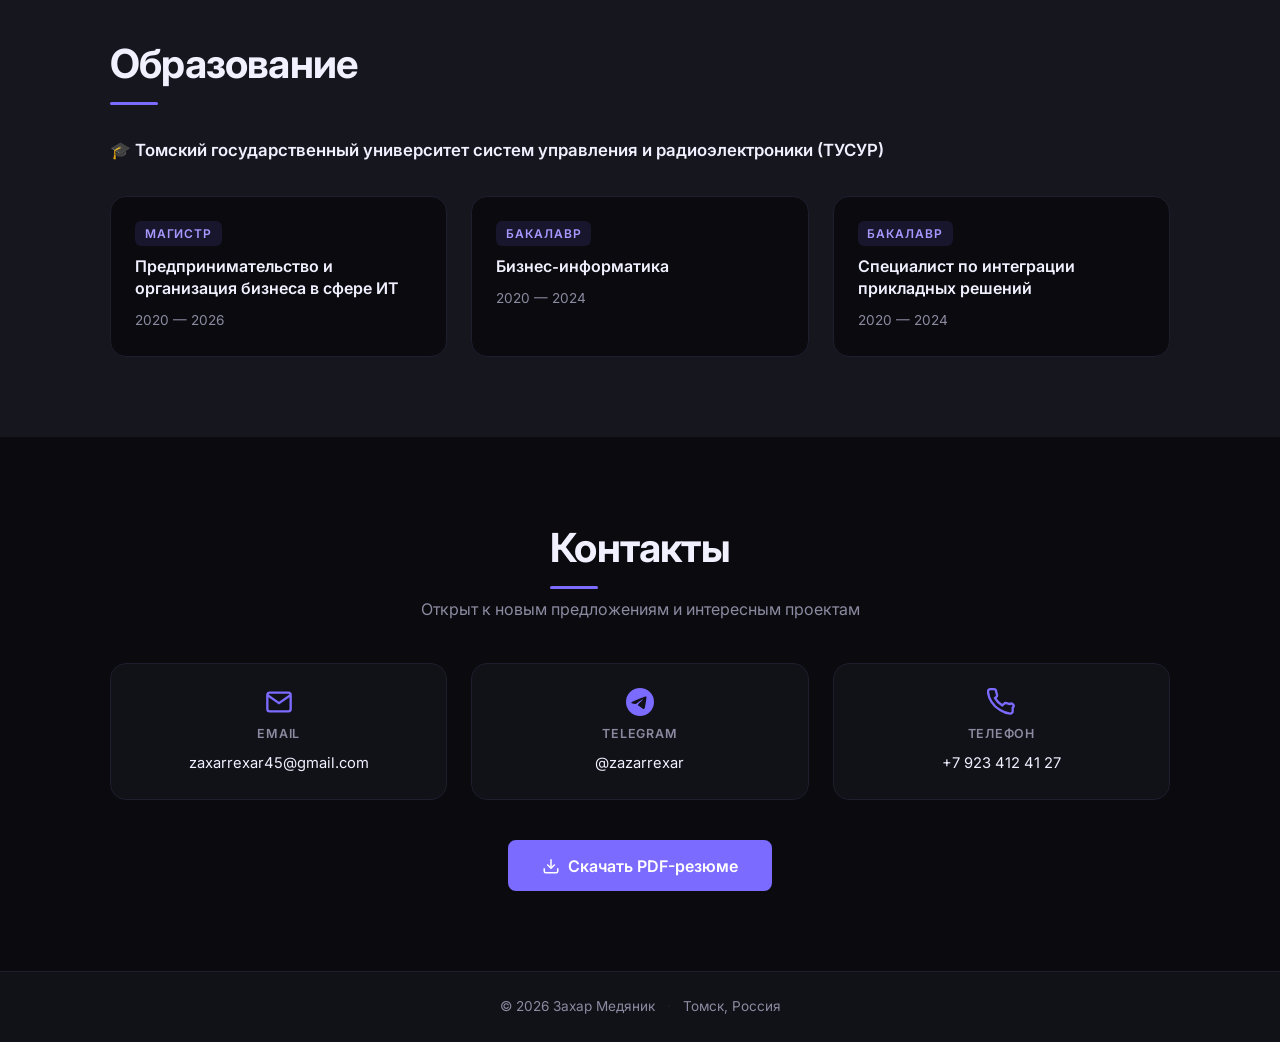
<file: sonnet/index.html>
<!DOCTYPE html>
<html lang="ru">
<head>
  <meta charset="UTF-8" />
  <meta name="viewport" content="width=device-width, initial-scale=1.0" />
  <title>Захар Медяник — Системный аналитик</title>
  <meta name="description" content="Системный аналитик с 4+ годами опыта. REST API, RabbitMQ, Kafka, Docker, PostgreSQL, CI/CD. Томск. Открыт к предложениям." />

  <!-- Open Graph -->
  <meta property="og:title" content="Захар Медяник — Системный аналитик" />
  <meta property="og:description" content="Системный аналитик с 4+ годами опыта в проектировании интеграций и архитектур" />
  <meta property="og:type" content="website" />

  <!-- Favicon -->
  <link rel="icon" type="image/svg+xml" href="data:image/svg+xml,<svg xmlns='http://www.w3.org/2000/svg' viewBox='0 0 64 64'><rect width='64' height='64' rx='12' fill='%237C6BFF'/><text x='50%25' y='54%25' dominant-baseline='middle' text-anchor='middle' font-family='Inter,sans-serif' font-weight='700' font-size='22' fill='white'>ЗМ</text></svg>" />

  <!-- Google Fonts -->
  <link rel="preconnect" href="https://fonts.googleapis.com" />
  <link rel="preconnect" href="https://fonts.gstatic.com" crossorigin />
  <link href="https://fonts.googleapis.com/css2?family=Inter:wght@400;500;600;700&family=Space+Grotesk:wght@500;700&display=swap" rel="stylesheet" />

  <link rel="stylesheet" href="style.css" />
</head>
<body>

  <!-- ░░ НАВИГАЦИЯ ░░ -->
  <header class="navbar" id="navbar">
    <div class="container navbar__inner">
      <a href="#hero" class="navbar__logo">ЗМ</a>
      <nav class="navbar__links">
        <a href="#about">О себе</a>
        <a href="#skills">Навыки</a>
        <a href="#experience">Опыт</a>
        <a href="#education">Образование</a>
        <a href="#contacts">Контакты</a>
      </nav>
      <button class="theme-toggle" id="themeToggle" aria-label="Переключить тему">
        <!-- Moon (dark mode icon) -->
        <svg class="theme-toggle__icon theme-toggle__icon--moon" width="18" height="18" viewBox="0 0 24 24" fill="none" stroke="currentColor" stroke-width="2" stroke-linecap="round" stroke-linejoin="round">
          <path d="M21 12.79A9 9 0 1111.21 3a7 7 0 0010 9.79z"/>
        </svg>
        <!-- Sun (light mode icon) -->
        <svg class="theme-toggle__icon theme-toggle__icon--sun" width="18" height="18" viewBox="0 0 24 24" fill="none" stroke="currentColor" stroke-width="2" stroke-linecap="round" stroke-linejoin="round">
          <circle cx="12" cy="12" r="5"/>
          <line x1="12" y1="1" x2="12" y2="3"/><line x1="12" y1="21" x2="12" y2="23"/>
          <line x1="4.22" y1="4.22" x2="5.64" y2="5.64"/><line x1="18.36" y1="18.36" x2="19.78" y2="19.78"/>
          <line x1="1" y1="12" x2="3" y2="12"/><line x1="21" y1="12" x2="23" y2="12"/>
          <line x1="4.22" y1="19.78" x2="5.64" y2="18.36"/><line x1="18.36" y1="5.64" x2="19.78" y2="4.22"/>
        </svg>
      </button>
      <button class="navbar__burger" id="burger" aria-label="Меню">
        <span></span><span></span><span></span>
      </button>
    </div>
  </header>

  <!-- Mobile menu -->
  <div class="mobile-menu" id="mobileMenu">
    <a href="#about" class="mobile-menu__link">О себе</a>
    <a href="#skills" class="mobile-menu__link">Навыки</a>
    <a href="#experience" class="mobile-menu__link">Опыт</a>
    <a href="#education" class="mobile-menu__link">Образование</a>
    <a href="#contacts" class="mobile-menu__link">Контакты</a>
  </div>

  <main>

    <!-- ░░ HERO ░░ -->
    <section class="hero" id="hero">
      <div class="container hero__inner">
        <div class="hero__content fade-up">
          <p class="hero__location">
            <svg width="14" height="14" viewBox="0 0 24 24" fill="none" stroke="currentColor" stroke-width="2"><path d="M21 10c0 7-9 13-9 13S3 17 3 10a9 9 0 1118 0z"/><circle cx="12" cy="10" r="3"/></svg>
            Томск, Россия
          </p>
          <h1 class="hero__name">Захар Медяник</h1>
          <p class="hero__role">Системный аналитик</p>
          <p class="hero__tagline" id="tagline"></p>
          <div class="hero__actions">
            <button onclick="window.print()" class="btn btn--primary">
              <svg width="16" height="16" viewBox="0 0 24 24" fill="none" stroke="currentColor" stroke-width="2"><path d="M21 15v4a2 2 0 01-2 2H5a2 2 0 01-2-2v-4"/><polyline points="7 10 12 15 17 10"/><line x1="12" y1="15" x2="12" y2="3"/></svg>
              Скачать PDF
            </button>
            <a href="https://t.me/zazarrexar" target="_blank" rel="noopener" class="btn btn--outline">
              <svg width="16" height="16" viewBox="0 0 24 24" fill="currentColor"><path d="M11.944 0A12 12 0 000 12a12 12 0 0012 12 12 12 0 0012-12A12 12 0 0012 0a12 12 0 00-.056 0zm4.962 7.224c.1-.002.321.023.465.14a.506.506 0 01.171.325c.016.093.036.306.02.472-.18 1.898-.962 6.502-1.36 8.627-.168.9-.499 1.201-.82 1.23-.696.065-1.225-.46-1.9-.902-1.056-.693-1.653-1.124-2.678-1.8-1.185-.78-.417-1.21.258-1.91.177-.184 3.247-2.977 3.307-3.23.007-.032.014-.15-.056-.212s-.174-.041-.249-.024c-.106.024-1.793 1.14-5.061 3.345-.48.33-.913.49-1.302.48-.428-.008-1.252-.241-1.865-.44-.752-.245-1.349-.374-1.297-.789.027-.216.325-.437.893-.663 3.498-1.524 5.83-2.529 6.998-3.014 3.332-1.386 4.025-1.627 4.476-1.635z"/></svg>
              Написать в Telegram
            </a>
          </div>
          <div class="hero__contacts">
            <a href="mailto:zaxarrexar45@gmail.com" class="hero__contact-link">
              <svg width="15" height="15" viewBox="0 0 24 24" fill="none" stroke="currentColor" stroke-width="2"><path d="M4 4h16c1.1 0 2 .9 2 2v12c0 1.1-.9 2-2 2H4c-1.1 0-2-.9-2-2V6c0-1.1.9-2 2-2z"/><polyline points="22,6 12,13 2,6"/></svg>
              zaxarrexar45@gmail.com
            </a>
            <a href="tel:+79234124127" class="hero__contact-link">
              <svg width="15" height="15" viewBox="0 0 24 24" fill="none" stroke="currentColor" stroke-width="2"><path d="M22 16.92v3a2 2 0 01-2.18 2 19.79 19.79 0 01-8.63-3.07A19.5 19.5 0 013.89 11.9a19.79 19.79 0 01-3.07-8.67A2 2 0 012.81 1h3a2 2 0 012 1.72c.127.96.361 1.903.7 2.81a2 2 0 01-.45 2.11L6.91 8.63a16 16 0 006.29 6.29l1.45-1.45a2 2 0 012.11-.45c.907.339 1.85.573 2.81.7A2 2 0 0122 16.92z"/></svg>
              +7 923 412 41 27
            </a>
          </div>
        </div>

        <div class="hero__avatar fade-up" style="animation-delay:.15s">
          <img class="avatar-img" src="photo_2024-04-04_20-18-09.jpg" alt="Захар Медяник" />
        </div>
      </div>
    </section>

    <!-- ░░ О СЕБЕ ░░ -->
    <section class="section" id="about">
      <div class="container">
        <h2 class="section__title fade-up">О себе</h2>
        <p class="about__text fade-up">
          Системный аналитик с <strong>4+ годами опыта</strong> в проектировании интеграций (REST API, RabbitMQ, Kafka), разработке технической документации и архитектурном анализе. Запускал продукты с нуля: последний MVP вышел на production <strong>за 6 месяцев</strong> — от сбора требований до настройки CI/CD и управления командой разработки. Умею переводить бизнес-задачи в чёткие технические решения и объяснять их как разработчикам, так и стейкхолдерам.
        </p>
        <div class="stats">
          <div class="stat-card fade-up">
            <span class="stat-card__value">4+</span>
            <span class="stat-card__label">лет опыта</span>
          </div>
          <div class="stat-card fade-up" style="animation-delay:.1s">
            <span class="stat-card__value">6 мес</span>
            <span class="stat-card__label">MVP до production</span>
          </div>
          <div class="stat-card fade-up" style="animation-delay:.2s">
            <span class="stat-card__value">3</span>
            <span class="stat-card__label">разработчика в команде</span>
          </div>
          <div class="stat-card fade-up" style="animation-delay:.3s">
            <span class="stat-card__value">MQ+Kafka</span>
            <span class="stat-card__label">в production</span>
          </div>
        </div>
      </div>
    </section>

    <!-- ░░ НАВЫКИ ░░ -->
    <section class="section section--alt" id="skills">
      <div class="container">
        <h2 class="section__title fade-up">Навыки</h2>
        <div class="skills-grid">

          <div class="skill-group fade-up">
            <h3 class="skill-group__title">
              <span class="skill-group__icon">📐</span> Системный анализ
            </h3>
            <div class="skill-tags">
              <span class="tag">UML</span>
              <span class="tag">BPMN</span>
              <span class="tag">REST API</span>
              <span class="tag">SOAP</span>
              <span class="tag">Swagger</span>
              <span class="tag">User Story</span>
              <span class="tag">Use Case</span>
              <span class="tag">Техническое задание</span>
            </div>
          </div>

          <div class="skill-group fade-up" style="animation-delay:.1s">
            <h3 class="skill-group__title">
              <span class="skill-group__icon">🗄️</span> Базы данных
            </h3>
            <div class="skill-tags">
              <span class="tag">SQL</span>
              <span class="tag">PostgreSQL</span>
            </div>
          </div>

          <div class="skill-group fade-up" style="animation-delay:.15s">
            <h3 class="skill-group__title">
              <span class="skill-group__icon">🔗</span> Интеграции
            </h3>
            <div class="skill-tags">
              <span class="tag">RabbitMQ</span>
              <span class="tag">Apache Kafka</span>
              <span class="tag">WebSocket</span>
            </div>
          </div>

          <div class="skill-group fade-up" style="animation-delay:.2s">
            <h3 class="skill-group__title">
              <span class="skill-group__icon">⚙️</span> DevOps
            </h3>
            <div class="skill-tags">
              <span class="tag">Docker</span>
              <span class="tag">CI/CD</span>
              <span class="tag">GitHub Actions</span>
              <span class="tag">Dokploy</span>
              <span class="tag">Prometheus</span>
              <span class="tag">Grafana</span>
            </div>
          </div>

          <div class="skill-group fade-up" style="animation-delay:.25s">
            <h3 class="skill-group__title">
              <span class="skill-group__icon">💻</span> Языки и фреймворки
            </h3>
            <div class="skill-tags">
              <span class="tag">Python</span>
              <span class="tag">Django</span>
              <span class="tag">Linux</span>
            </div>
          </div>

          <div class="skill-group fade-up" style="animation-delay:.3s">
            <h3 class="skill-group__title">
              <span class="skill-group__icon">🛠️</span> Инструменты
            </h3>
            <div class="skill-tags">
              <span class="tag">Git</span>
              <span class="tag">YouGile</span>
            </div>
          </div>

        </div>
      </div>
    </section>

    <!-- ░░ ОПЫТ РАБОТЫ ░░ -->
    <section class="section" id="experience">
      <div class="container">
        <h2 class="section__title fade-up">Опыт работы</h2>
        <div class="timeline">

          <!-- Job 1 -->
          <div class="timeline__item fade-up">
            <div class="timeline__dot"></div>
            <div class="exp-card">
              <div class="exp-card__header">
                <div>
                  <h3 class="exp-card__role">Системный аналитик / Менеджер проекта</h3>
                  <p class="exp-card__company">Время Цифровых Решений</p>
                </div>
                <span class="exp-card__period">07.2025 — 02.2026 · 8 мес</span>
              </div>
              <p class="exp-card__context">SaaS-сервис с чат-виджетами и аналитикой для операторов поддержки.</p>
              <div class="exp-card__stack">
                <span class="tag tag--sm">SQL</span>
                <span class="tag tag--sm">PostgreSQL</span>
                <span class="tag tag--sm">CI/CD</span>
                <span class="tag tag--sm">REST</span>
                <span class="tag tag--sm">DevOps</span>
                <span class="tag tag--sm">WebSocket</span>
                <span class="tag tag--sm">Docker</span>
                <span class="tag tag--sm">QA</span>
              </div>
              <ul class="exp-card__tasks">
                <li>Сбор требований и проектирование архитектуры MVP с нуля</li>
                <li>Проектирование интеграций через REST API и WebSocket</li>
                <li>Разработка подхода к интеграциям через RabbitMQ и Apache Kafka</li>
                <li>Проектирование структур данных и SQL-запросов для аналитики в PostgreSQL</li>
                <li>Формирование и управление командой из 3 разработчиков</li>
              </ul>
              <div class="exp-card__results">
                <p class="exp-card__results-title">🎯 Результаты</p>
                <ul>
                  <li><strong>Организовал разработку и запуск MVP с нуля за 6 месяцев</strong></li>
                  <li>Спроектировал и описал интеграции сервиса с внешними системами через <strong>REST API и WebSocket</strong> — форматы запросов/ответов, обработка ошибок, безопасность</li>
                  <li>Разработал подход к интеграциям через брокеры сообщений: <strong>RabbitMQ</strong> — для асинхронных задач и очередей между сервисами, <strong>Apache Kafka</strong> — для потоковой передачи событий и аналитики, обеспечив надёжную доставку и масштабируемость</li>
                  <li>Спроектировал структуры данных и <strong>SQL-запросы для аналитических отчётов в PostgreSQL</strong> — метрики по чатам, конверсия по виджетам, загрузка операторов</li>
                  <li><strong>Сформировал и управлял командой из 3 разработчиков</strong> для реализации проекта</li>
                  <li><strong>Внедрил CI/CD-пайплайны</strong> (Dokploy + GitHub Actions) — автоматизировал процесс деплоя, сократил время выкатки обновлений</li>
                </ul>
              </div>
            </div>
          </div>

          <!-- Job 2 -->
          <div class="timeline__item fade-up" style="animation-delay:.1s">
            <div class="timeline__dot"></div>
            <div class="exp-card">
              <div class="exp-card__header">
                <div>
                  <h3 class="exp-card__role">Системный аналитик</h3>
                  <p class="exp-card__company">PyCode</p>
                </div>
                <span class="exp-card__period">07.2024 — 07.2025 · 1 год</span>
              </div>
              <p class="exp-card__context">CRM-система для образовательной платформы CRM School и платформа для email-рассылок.</p>
              <div class="exp-card__stack">
                <span class="tag tag--sm">SQL</span>
                <span class="tag tag--sm">Swagger</span>
                <span class="tag tag--sm">PostgreSQL</span>
                <span class="tag tag--sm">CI/CD</span>
                <span class="tag tag--sm">REST</span>
                <span class="tag tag--sm">Docker</span>
              </div>
              <ul class="exp-card__tasks">
                <li>Сбор требований и разработка технического задания</li>
                <li>Проектирование архитектуры CRM-системы: BPMN и UML-диаграммы</li>
                <li>Полный пакет технической документации: API-контракты, модели данных</li>
                <li>Проектирование асинхронного взаимодействия через RabbitMQ</li>
                <li>Планирование спринтов, User Story и Use Case</li>
                <li>Контейнеризация через Docker, ручное тестирование</li>
              </ul>
              <div class="exp-card__results">
                <p class="exp-card__results-title">🎯 Результаты</p>
                <ul>
                  <li>Спроектировал <strong>архитектуру CRM-системы для образовательной платформы CRM School</strong> — модульная структура, бизнес-процессы в нотации <strong>BPMN и UML</strong></li>
                  <li>Разработал <strong>полный пакет технической документации</strong> — требования, API-контракты (Swagger), модели данных</li>
                  <li>Спроектировал <strong>асинхронное взаимодействие между сервисами через RabbitMQ</strong> — очереди, форматы сообщений, сценарии обработки ошибок, надёжная доставка событий</li>
                  <li>Спроектировал <strong>схему БД PostgreSQL</strong> — таблицы, связи, индексы; SQL-запросы для ключевых отчётов CRM: воронка учеников, активность, конверсия</li>
                  <li><strong>Внедрил CI/CD-пайплайн</strong> (GitHub Actions + Docker) — деплой с ручного процесса сокращён до <strong>автоматической доставки за минуты</strong></li>
                  <li><strong>Исключил расхождения между dev- и prod-окружениями</strong> через контейнеризацию Docker</li>
                  <li><strong>Участвовал в привлечении инвестиций</strong> — подготовка заявок на гранты, участие в питч-сессиях с инвесторами</li>
                  <li>Разработал <strong>платформу для email-рассылок</strong> по целевой аудитории</li>
                </ul>
              </div>
            </div>
          </div>

          <!-- Job 3 -->
          <div class="timeline__item fade-up" style="animation-delay:.2s">
            <div class="timeline__dot"></div>
            <div class="exp-card">
              <div class="exp-card__header">
                <div>
                  <h3 class="exp-card__role">DevOps Engineer</h3>
                  <p class="exp-card__company">Проект «Планирование карьеры»</p>
                </div>
                <span class="exp-card__period">02.2024 — 07.2024 · 6 мес</span>
              </div>
              <p class="exp-card__context">Настройка серверной инфраструктуры корпоративного проекта с нуля.</p>
              <div class="exp-card__stack">
                <span class="tag tag--sm">Docker</span>
                <span class="tag tag--sm">DevOps</span>
                <span class="tag tag--sm">CI/CD</span>
                <span class="tag tag--sm">Prometheus</span>
                <span class="tag tag--sm">Grafana</span>
              </div>
              <ul class="exp-card__tasks">
                <li>Контейнеризация микросервисов, настройка образов и сетевого взаимодействия</li>
                <li>CI/CD-пайплайны (GitHub Actions): сборка, тестирование, деплой</li>
                <li>Мониторинг и логирование через Prometheus и Grafana</li>
                <li>Функциональное тестирование, документирование дефектов</li>
              </ul>
              <div class="exp-card__results">
                <p class="exp-card__results-title">🎯 Результаты</p>
                <ul>
                  <li><strong>Развернул и оптимизировал серверную инфраструктуру</strong> нового корпоративного проекта — стабильность и ускорение CI/CD-процессов</li>
                  <li><strong>Сократил время развёртывания обновлений с нескольких часов до минут</strong> за счёт автоматизации сборки и доставки</li>
                  <li>Реализовал <strong>контейнеризацию микросервисов через Docker</strong> — образы, сетевое взаимодействие между сервисами</li>
                  <li>Настроил <strong>CI/CD-пайплайны (GitHub Actions)</strong> — автоматическая сборка, тестирование и развёртывание на сервер</li>
                  <li>Настроил <strong>мониторинг и логирование контейнеров через Prometheus и Grafana</strong></li>
                  <li>Повысил <strong>отказоустойчивость и управляемость окружений</strong> с помощью контейнеризации и централизованных конфигураций</li>
                </ul>
              </div>
            </div>
          </div>

          <!-- Job 4 -->
          <div class="timeline__item fade-up" style="animation-delay:.3s">
            <div class="timeline__dot"></div>
            <div class="exp-card">
              <div class="exp-card__header">
                <div>
                  <h3 class="exp-card__role">Преподаватель программирования</h3>
                  <p class="exp-card__company">Частная практика</p>
                </div>
                <span class="exp-card__period">01.2022 — 02.2024 · 2 года</span>
              </div>
              <ul class="exp-card__tasks">
                <li>Групповые и индивидуальные занятия по Python: от базовых концепций до веб-сайтов и Telegram-ботов</li>
                <li>Обучение Scratch для начинающих</li>
                <li>Разработка учебных материалов и заданий</li>
              </ul>
            </div>
          </div>

        </div>
      </div>
    </section>

    <!-- ░░ ОБРАЗОВАНИЕ ░░ -->
    <section class="section section--alt" id="education">
      <div class="container">
        <h2 class="section__title fade-up">Образование</h2>
        <p class="edu__university fade-up">🎓 Томский государственный университет систем управления и радиоэлектроники (ТУСУР)</p>
        <div class="edu-grid">

          <div class="edu-card fade-up">
            <span class="edu-card__degree">Магистр</span>
            <h3 class="edu-card__program">Предпринимательство и организация бизнеса в сфере ИТ</h3>
            <span class="edu-card__period">2020 — 2026</span>
          </div>

          <div class="edu-card fade-up" style="animation-delay:.1s">
            <span class="edu-card__degree">Бакалавр</span>
            <h3 class="edu-card__program">Бизнес-информатика</h3>
            <span class="edu-card__period">2020 — 2024</span>
          </div>

          <div class="edu-card fade-up" style="animation-delay:.2s">
            <span class="edu-card__degree">Бакалавр</span>
            <h3 class="edu-card__program">Специалист по интеграции прикладных решений</h3>
            <span class="edu-card__period">2020 — 2024</span>
          </div>

        </div>
      </div>
    </section>

    <!-- ░░ КОНТАКТЫ ░░ -->
    <section class="section" id="contacts">
      <div class="container contacts">
        <h2 class="section__title fade-up">Контакты</h2>
        <p class="contacts__subtitle fade-up">Открыт к новым предложениям и интересным проектам</p>
        <div class="contacts__cards fade-up">

          <a href="mailto:zaxarrexar45@gmail.com" class="contact-card">
            <svg class="contact-card__icon" viewBox="0 0 24 24" fill="none" stroke="currentColor" stroke-width="2"><path d="M4 4h16c1.1 0 2 .9 2 2v12c0 1.1-.9 2-2 2H4c-1.1 0-2-.9-2-2V6c0-1.1.9-2 2-2z"/><polyline points="22,6 12,13 2,6"/></svg>
            <span class="contact-card__label">Email</span>
            <span class="contact-card__value">zaxarrexar45@gmail.com</span>
          </a>

          <a href="https://t.me/zazarrexar" target="_blank" rel="noopener" class="contact-card">
            <svg class="contact-card__icon" viewBox="0 0 24 24" fill="currentColor"><path d="M11.944 0A12 12 0 000 12a12 12 0 0012 12 12 12 0 0012-12A12 12 0 0012 0a12 12 0 00-.056 0zm4.962 7.224c.1-.002.321.023.465.14a.506.506 0 01.171.325c.016.093.036.306.02.472-.18 1.898-.962 6.502-1.36 8.627-.168.9-.499 1.201-.82 1.23-.696.065-1.225-.46-1.9-.902-1.056-.693-1.653-1.124-2.678-1.8-1.185-.78-.417-1.21.258-1.91.177-.184 3.247-2.977 3.307-3.23.007-.032.014-.15-.056-.212s-.174-.041-.249-.024c-.106.024-1.793 1.14-5.061 3.345-.48.33-.913.49-1.302.48-.428-.008-1.252-.241-1.865-.44-.752-.245-1.349-.374-1.297-.789.027-.216.325-.437.893-.663 3.498-1.524 5.83-2.529 6.998-3.014 3.332-1.386 4.025-1.627 4.476-1.635z"/></svg>
            <span class="contact-card__label">Telegram</span>
            <span class="contact-card__value">@zazarrexar</span>
          </a>

          <a href="tel:+79234124127" class="contact-card">
            <svg class="contact-card__icon" viewBox="0 0 24 24" fill="none" stroke="currentColor" stroke-width="2"><path d="M22 16.92v3a2 2 0 01-2.18 2 19.79 19.79 0 01-8.63-3.07A19.5 19.5 0 013.89 11.9a19.79 19.79 0 01-3.07-8.67A2 2 0 012.81 1h3a2 2 0 012 1.72c.127.96.361 1.903.7 2.81a2 2 0 01-.45 2.11L6.91 8.63a16 16 0 006.29 6.29l1.45-1.45a2 2 0 012.11-.45c.907.339 1.85.573 2.81.7A2 2 0 0122 16.92z"/></svg>
            <span class="contact-card__label">Телефон</span>
            <span class="contact-card__value">+7 923 412 41 27</span>
          </a>

        </div>
        <div class="contacts__cta fade-up">
          <button onclick="window.print()" class="btn btn--primary btn--lg">
            <svg width="18" height="18" viewBox="0 0 24 24" fill="none" stroke="currentColor" stroke-width="2"><path d="M21 15v4a2 2 0 01-2 2H5a2 2 0 01-2-2v-4"/><polyline points="7 10 12 15 17 10"/><line x1="12" y1="15" x2="12" y2="3"/></svg>
            Скачать PDF-резюме
          </button>
        </div>
      </div>
    </section>

  </main>

  <!-- ░░ FOOTER ░░ -->
  <footer class="footer">
    <div class="container footer__inner">
      <span>© 2026 Захар Медяник</span>
      <span class="footer__sep">·</span>
      <span>Томск, Россия</span>
    </div>
  </footer>

  <script src="script.js"></script>
</body>
</html>
</file>
<file: style.css>
/* ============================================================
   RESET & VARIABLES
   ============================================================ */
*, *::before, *::after {
  box-sizing: border-box;
  margin: 0;
  padding: 0;
}

:root {
  /* ── Backgrounds ── */
  --bg:          #0A0A0F;
  --bg-elevated: #111118;
  --bg-subtle:   #16161F;
  --surface:     #111118;
  --surface-2:   #1C1C28;

  /* ── Borders ── */
  --border:      #1E1E2E;
  --border-glow: #2D2B55;

  /* ── Accent ── */
  --accent:      #7C6BFF;
  --accent-glow: rgba(124, 107, 255, 0.15);
  --accent-text: #A599FF;

  /* ── Text ── */
  --text:           #F1F0FF;
  --text-primary:   #F1F0FF;
  --text-secondary: #8B8AA0;
  --text-muted:     #8B8AA0;   /* alias — used throughout existing selectors */
  --text-subtle:    #56556A;   /* barely visible hints */

  /* ── Typography scale ── */
  --text-xs:   0.75rem;
  --text-sm:   0.875rem;
  --text-base: 1rem;
  --text-lg:   1.125rem;
  --text-xl:   1.25rem;
  --text-2xl:  1.5rem;
  --text-4xl:  2.25rem;
  --text-6xl:  3.75rem;

  --radius:      16px;
  --radius-sm:   8px;
  --gap:         1.5rem;

  --transition:  0.3s ease;
  --font-head:  'Space Grotesk', 'Inter', sans-serif;
  --font-body:  'Inter', sans-serif;
}

html { scroll-behavior: smooth; }

body {
  background-color: var(--bg);
  color: var(--text);
  font-family: var(--font-body);
  font-size: var(--text-base);
  line-height: 1.6;
  -webkit-font-smoothing: antialiased;
}

/* ── Subtle grid background ── */
body::before {
  content: '';
  position: fixed;
  inset: 0;
  background-image:
    linear-gradient(rgba(124, 107, 255, 0.03) 1px, transparent 1px),
    linear-gradient(90deg, rgba(124, 107, 255, 0.03) 1px, transparent 1px);
  background-size: 48px 48px;
  pointer-events: none;
  z-index: 0;
}

a  { color: inherit; text-decoration: none; }

ul {
  list-style: none;
}

img { display: block; max-width: 100%; }

/* ============================================================
   UTILITIES
   ============================================================ */
.container {
  width: 100%;
  max-width: 1100px;
  margin-inline: auto;
  padding-inline: 1.25rem;
  position: relative;
  z-index: 1;
}

/* ── Fade-up (improved cubic-bezier) ── */
.fade-up {
  opacity: 0;
  transform: translateY(32px);
  transition:
    opacity 0.6s cubic-bezier(0.16, 1, 0.3, 1),
    transform 0.6s cubic-bezier(0.16, 1, 0.3, 1);
}
.fade-up.visible {
  opacity: 1;
  transform: translateY(0);
}

/* ============================================================
   NAVBAR
   ============================================================ */
.navbar {
  position: fixed;
  top: 0; left: 0; right: 0;
  z-index: 900;
  backdrop-filter: blur(16px) saturate(180%);
  -webkit-backdrop-filter: blur(16px) saturate(180%);
  background: rgba(10, 10, 15, 0.75);
  border-bottom: 1px solid rgba(255, 255, 255, 0.06);
  transition: border-color var(--transition);
}
.navbar.scrolled { border-color: var(--border); }

.navbar__inner {
  display: flex;
  align-items: center;
  justify-content: space-between;
  height: 64px;
}

.navbar__logo {
  font-family: var(--font-head);
  font-weight: 700;
  font-size: 1.15rem;
  color: var(--accent);
  letter-spacing: .04em;
}

.navbar__links {
  display: flex;
  gap: 2rem;
}
.navbar__links a {
  font-size: .9rem;
  font-weight: 500;
  color: var(--text-muted);
  transition: color var(--transition);
}
.navbar__links a:hover { color: var(--text); }

.navbar__burger {
  display: none;
  flex-direction: column;
  gap: 5px;
  background: none;
  border: none;
  cursor: pointer;
  padding: 4px;
}
.navbar__burger span {
  display: block;
  width: 22px;
  height: 2px;
  background: var(--text);
  border-radius: 2px;
  transition: var(--transition);
}

/* Mobile menu */
.mobile-menu {
  display: none;
  flex-direction: column;
  position: fixed;
  top: 64px;
  left: 0;
  right: 0;
  z-index: 899;
  background: var(--surface);
  padding: 1rem 1.25rem 1.5rem;
  border-bottom: 1px solid var(--border);
  transform: translateY(-8px);
  opacity: 0;
  pointer-events: none;
  transition: opacity .2s ease, transform .2s ease;
}
.mobile-menu.open {
  opacity: 1;
  transform: translateY(0);
  pointer-events: all;
}
.mobile-menu__link {
  padding: .65rem 0;
  font-size: 1rem;
  font-weight: 500;
  color: var(--text-muted);
  border-bottom: 1px solid var(--border);
  transition: color var(--transition);
}
.mobile-menu__link:last-child { border-bottom: none; }
.mobile-menu__link:hover { color: var(--text); }

/* ============================================================
   BUTTONS
   ============================================================ */
.btn {
  display: inline-flex;
  align-items: center;
  gap: .45rem;
  padding: .65rem 1.4rem;
  border-radius: var(--radius-sm);
  font-family: var(--font-body);
  font-weight: 600;
  font-size: .92rem;
  cursor: pointer;
  text-decoration: none;
  transition: all var(--transition);
  white-space: nowrap;
}
.btn--primary {
  background: var(--accent);
  color: #fff;
  border: 2px solid var(--accent);
}
.btn--primary:hover {
  background: transparent;
  color: var(--accent);
}
.btn--outline {
  background: transparent;
  color: var(--text);
  border: 2px solid rgba(226, 232, 240, 0.2);
}
.btn--outline:hover {
  border-color: var(--accent);
  color: var(--accent);
}
.btn--lg {
  padding: .85rem 2rem;
  font-size: 1rem;
}

/* ============================================================
   SECTIONS
   ============================================================ */
.section {
  padding: 5rem 0;
}
.section--alt { background: var(--bg-subtle); }

.section__title {
  font-family: var(--font-head);
  font-size: clamp(var(--text-2xl), 4vw, 2.5rem);
  font-weight: 700;
  letter-spacing: -0.02em;
  margin-bottom: 2.5rem;
  position: relative;
  display: inline-block;
  color: var(--text-primary);
}
.section__title::after {
  content: '';
  position: absolute;
  left: 0; bottom: -8px;
  width: 48px; height: 3px;
  background: var(--accent);
  border-radius: 2px;
}

/* ============================================================
   HERO
   ============================================================ */
.hero {
  padding-top: 120px;
  padding-bottom: 5rem;
  min-height: 100svh;
  display: flex;
  align-items: center;
  background:
    radial-gradient(ellipse 60% 50% at 70% 50%, rgba(108, 99, 255, .12) 0%, transparent 65%),
    radial-gradient(ellipse 40% 40% at 10% 80%, rgba(0, 212, 255, .07) 0%, transparent 60%);
}

.hero__inner {
  display: grid;
  grid-template-columns: 1fr minmax(180px, 280px);
  gap: 3rem;
  align-items: center;
}

.hero__location {
  display: flex;
  align-items: center;
  gap: .35rem;
  font-size: .85rem;
  color: var(--text-muted);
  margin-bottom: 1rem;
}

.hero__name {
  font-family: var(--font-head);
  font-size: clamp(var(--text-4xl), 7vw, var(--text-6xl));
  font-weight: 700;
  line-height: 1.08;
  letter-spacing: -0.03em;
  background: linear-gradient(135deg, var(--text-primary) 0%, rgba(165, 153, 255, .85) 100%);
  -webkit-background-clip: text;
  -webkit-text-fill-color: transparent;
  background-clip: text;
  margin-bottom: .5rem;
}

.hero__role {
  font-family: var(--font-head);
  font-size: clamp(1.1rem, 2.5vw, 1.4rem);
  font-weight: 500;
  color: var(--accent);
  margin-bottom: 1.25rem;
}

.hero__tagline {
  font-size: clamp(.95rem, 1.8vw, 1.1rem);
  color: var(--text-muted);
  max-width: 560px;
  min-height: 1.6em;
  margin-bottom: 2rem;
}

.hero__tagline::after {
  content: '|';
  animation: blink 1s step-end infinite;
  color: var(--accent);
  margin-left: 2px;
}
@keyframes blink { 50% { opacity: 0; } }

.hero__actions {
  display: flex;
  gap: 1rem;
  flex-wrap: wrap;
  margin-bottom: 1.75rem;
}

.hero__contacts {
  display: flex;
  flex-wrap: wrap;
  gap: 1.25rem;
}
.hero__contact-link {
  display: flex;
  align-items: center;
  gap: .4rem;
  font-size: .88rem;
  color: var(--text-muted);
  transition: color var(--transition);
}
.hero__contact-link:hover { color: var(--accent); }

/* ── Avatar with gradient blob ── */
.hero__avatar {
  display: flex;
  justify-content: center;
  position: relative;
  width: 320px;
  height: 320px;
  margin: 0 auto;
}
.hero__avatar::before {
  content: '';
  position: absolute;
  inset: -20px;
  background: radial-gradient(ellipse at center,
    rgba(124, 107, 255, 0.28) 0%,
    rgba(124, 107, 255, 0.06) 60%,
    transparent 80%);
  border-radius: 50%;
  animation: pulse 4s ease-in-out infinite;
  filter: blur(20px);
  z-index: 0;
}
@keyframes pulse {
  0%, 100% { transform: scale(1);   opacity: 0.7; }
  50%       { transform: scale(1.1); opacity: 1;   }
}
.avatar-placeholder {
  width: 100%;
  height: 100%;
  border-radius: 50%;
  background: var(--bg-elevated);
  border: 2px solid var(--border-glow);
  display: flex;
  flex-direction: column;
  align-items: center;
  justify-content: center;
  gap: .5rem;
  color: var(--text-secondary);
  font-size: var(--text-sm);
  position: relative;
  z-index: 1;
}
.avatar-placeholder__hint {
  font-size: var(--text-xs);
  color: var(--text-muted);
}
.avatar-img {
  width: 100%;
  height: 100%;
  border-radius: 50%;
  object-fit: cover;
  border: 2px solid var(--border-glow);
  position: relative;
  z-index: 1;
}

/* ============================================================
   ABOUT
   ============================================================ */
.about__text {
  font-size: 1.05rem;
  color: var(--text-muted);
  max-width: 780px;
  margin-bottom: 2.5rem;
  line-height: 1.75;
}
.about__text strong { color: var(--text); }

.stats {
  display: grid;
  grid-template-columns: repeat(auto-fit, minmax(180px, 1fr));
  gap: var(--gap);
}

.stat-card {
  background: var(--bg-elevated);
  border: 1px solid var(--border);
  border-radius: 12px;
  padding: 20px 24px;
  text-align: center;
  position: relative;
  overflow: hidden;
  transition: transform 0.3s ease, box-shadow 0.3s ease, border-color 0.3s ease;
}
.stat-card::before {
  content: '';
  position: absolute;
  top: 0; left: 0; right: 0;
  height: 2px;
  background: linear-gradient(90deg, transparent, var(--accent), transparent);
}
.stat-card:hover {
  transform: translateY(-4px);
  border-color: var(--border-glow);
  box-shadow: 0 8px 32px rgba(124, 107, 255, .12);
}
.stat-card__value {
  font-family: var(--font-head);
  font-size: var(--text-4xl);
  font-weight: 700;
  color: var(--accent-text);
  line-height: 1;
  display: block;
  margin-bottom: 6px;
}
.stat-card__label {
  font-size: var(--text-sm);
  color: var(--text-secondary);
}

/* ============================================================
   SKILLS
   ============================================================ */
.skills-grid {
  display: grid;
  grid-template-columns: repeat(auto-fill, minmax(300px, 1fr));
  gap: var(--gap);
}

.skill-group {
  background: var(--bg);
  border: 1px solid var(--border);
  border-radius: var(--radius);
  padding: 1.25rem 1.4rem;
}
.skill-group__title {
  font-family: var(--font-head);
  font-size: 1rem;
  font-weight: 600;
  color: var(--text);
  margin-bottom: 1rem;
  display: flex;
  align-items: center;
  gap: .4rem;
}
.skill-group__icon { font-size: 1.1rem; }

.skill-tags {
  display: flex;
  flex-wrap: wrap;
  gap: .45rem;
}

.tag {
  display: inline-flex;
  align-items: center;
  padding: 4px 12px;
  border-radius: 6px;
  background: rgba(124, 107, 255, 0.08);
  border: 1px solid rgba(124, 107, 255, 0.2);
  color: var(--accent-text);
  font-size: var(--text-sm);
  font-weight: 500;
  cursor: default;
  transition: background 0.2s, border-color 0.2s, transform 0.2s;
  white-space: nowrap;
}
.tag:hover {
  background: rgba(124, 107, 255, 0.18);
  border-color: rgba(124, 107, 255, 0.5);
  transform: translateY(-1px);
}
.tag--sm {
  font-size: var(--text-xs);
  padding: 3px 8px;
}

/* ============================================================
   TIMELINE / EXPERIENCE
   ============================================================ */
.timeline {
  position: relative;
  padding-left: 2rem;
}
.timeline::before {
  content: '';
  position: absolute;
  left: 5px; top: 18px; bottom: 0;
  width: 2px;
  background: linear-gradient(to bottom, var(--accent), var(--border));
  border-radius: 2px;
}

.timeline__item {
  position: relative;
  margin-bottom: 2rem;
}
.timeline__item:last-child { margin-bottom: 0; }

.timeline__dot {
  position: absolute;
  left: -2.35rem;
  top: 1.6rem;
  width: 12px; height: 12px;
  border-radius: 50%;
  background: var(--accent);
  box-shadow:
    0 0 0 4px rgba(124, 107, 255, 0.15),
    0 0 12px rgba(124, 107, 255, 0.4);
  flex-shrink: 0;
}

/* Exp card */
.exp-card {
  background: var(--bg-elevated);
  border: 1px solid var(--border);
  border-left: 3px solid transparent;
  border-radius: var(--radius);
  padding: 28px 32px;
  transition:
    border-color 0.3s ease,
    box-shadow 0.3s ease,
    transform 0.3s ease;
}
.exp-card:hover {
  border-color: var(--border-glow);
  border-left-color: var(--accent);
  box-shadow:
    0 0 40px rgba(124, 107, 255, 0.08),
    0 8px 32px rgba(0, 0, 0, 0.4);
  transform: translateY(-2px);
}

.exp-card__header {
  display: flex;
  justify-content: space-between;
  align-items: flex-start;
  gap: 1rem;
  flex-wrap: wrap;
  margin-bottom: .75rem;
}
.exp-card__role {
  font-family: var(--font-head);
  font-size: 1.1rem;
  font-weight: 700;
  color: var(--text);
}
.exp-card__company {
  font-size: .9rem;
  color: var(--accent);
  font-weight: 500;
  margin-top: .2rem;
}
.exp-card__period {
  font-size: var(--text-xs);
  font-weight: 600;
  text-transform: uppercase;
  letter-spacing: 0.08em;
  color: var(--text-secondary);
  white-space: nowrap;
  padding: .25rem .65rem;
  background: var(--surface-2);
  border-radius: 6px;
  flex-shrink: 0;
}
.exp-card__context {
  font-size: .88rem;
  color: var(--text-muted);
  margin-bottom: .85rem;
  font-style: italic;
}
.exp-card__stack {
  display: flex;
  flex-wrap: wrap;
  gap: .35rem;
  margin-bottom: 1rem;
}
.exp-card__tasks {
  margin-bottom: 1.1rem;
}
.exp-card__tasks li {
  font-size: .9rem;
  color: var(--text-muted);
  padding: .2rem 0 .2rem .95rem;
  position: relative;
}
.exp-card__tasks li::before {
  content: '—';
  position: absolute;
  left: 0;
  color: var(--accent);
  font-size: .75rem;
  top: .25rem;
}

.exp-card__results {
  background: rgba(124, 107, 255, 0.06);
  border: 1px solid rgba(124, 107, 255, 0.15);
  border-radius: 10px;
  padding: 16px 20px;
  margin-top: 16px;
}
.exp-card__results-title {
  font-weight: 600;
  font-size: .9rem;
  margin-bottom: .5rem;
  color: var(--text);
}
.exp-card__results ul li {
  font-size: .88rem;
  color: var(--text-muted);
  padding: .2rem 0 .2rem .95rem;
  position: relative;
}
.exp-card__results ul li::before {
  content: '✓';
  position: absolute;
  left: 0;
  color: var(--accent);
  font-size: .75rem;
  top: .2rem;
}
.exp-card__results ul li strong { color: var(--text); }

/* ============================================================
   EDUCATION
   ============================================================ */
.edu__university {
  font-size: 1.05rem;
  font-weight: 600;
  color: var(--text);
  margin-bottom: 2rem;
}

.edu-grid {
  display: grid;
  grid-template-columns: repeat(auto-fill, minmax(280px, 1fr));
  gap: var(--gap);
}

.edu-card {
  background: var(--bg);
  border: 1px solid var(--border);
  border-radius: var(--radius);
  padding: 1.5rem;
  display: flex;
  flex-direction: column;
  gap: .6rem;
  transition: transform var(--transition), box-shadow var(--transition), border-color var(--transition);
}
.edu-card:hover {
  transform: translateY(-4px);
  box-shadow: 0 10px 28px rgba(108,99,255,.14);
  border-color: rgba(108,99,255,.4);
}
.edu-card__degree {
  display: inline-block;
  font-size: var(--text-xs);
  font-weight: 600;
  text-transform: uppercase;
  letter-spacing: 0.08em;
  padding: .2rem .6rem;
  background: rgba(124, 107, 255, 0.12);
  color: var(--accent-text);
  border-radius: 6px;
  align-self: flex-start;
}
.edu-card__program {
  font-family: var(--font-head);
  font-size: 1rem;
  font-weight: 600;
  color: var(--text);
  line-height: 1.4;
}
.edu-card__period {
  font-size: .85rem;
  color: var(--text-muted);
}

/* ============================================================
   CONTACTS
   ============================================================ */
.contacts {
  text-align: center;
}
.contacts__subtitle {
  font-size: 1rem;
  color: var(--text-muted);
  margin-top: -1.5rem;
  margin-bottom: 2.5rem;
}
.contacts__cards {
  display: grid;
  grid-template-columns: repeat(auto-fit, minmax(220px, 1fr));
  gap: var(--gap);
  margin-bottom: 2.5rem;
}
.contact-card {
  background: var(--surface);
  border: 1px solid var(--border);
  border-radius: var(--radius);
  padding: 1.5rem 1.25rem;
  display: flex;
  flex-direction: column;
  align-items: center;
  gap: .5rem;
  transition: transform var(--transition), box-shadow var(--transition), border-color var(--transition);
}
.contact-card:hover {
  transform: translateY(-4px);
  box-shadow: 0 10px 28px rgba(108,99,255,.18);
  border-color: var(--accent);
}
.contact-card__icon {
  width: 28px;
  height: 28px;
  color: var(--accent);
}
.contact-card__label {
  font-size: .78rem;
  font-weight: 600;
  text-transform: uppercase;
  letter-spacing: .06em;
  color: var(--text-muted);
}
.contact-card__value {
  font-size: .92rem;
  color: var(--text);
  word-break: break-all;
}
.contacts__cta {
  display: flex;
  justify-content: center;
}

/* ============================================================
   FOOTER
   ============================================================ */
.footer {
  background: var(--surface);
  border-top: 1px solid var(--border);
  padding: 1.5rem 0;
}
.footer__inner {
  display: flex;
  align-items: center;
  justify-content: center;
  gap: .75rem;
  font-size: .85rem;
  color: var(--text-muted);
}
.footer__sep { color: var(--border); }

/* ============================================================
   RESPONSIVE
   ============================================================ */
@media (max-width: 768px) {
  .navbar__links { display: none; }
  .navbar__burger { display: flex; }
  .mobile-menu { display: flex; }

  .hero { padding-top: 90px; min-height: auto; padding-bottom: 3.5rem; }
  .hero__inner { grid-template-columns: 1fr; }
  .hero__avatar { order: -1; width: 200px; height: 200px; }

  .section { padding: 3.5rem 0; }

  .timeline { padding-left: 1.25rem; }
  .timeline__dot { left: -1.6rem; }

  .exp-card__header { flex-direction: column; }
  .exp-card__period { align-self: flex-start; }

  .skills-grid { grid-template-columns: 1fr; }
  .edu-grid { grid-template-columns: 1fr; }
  .contacts__cards { grid-template-columns: 1fr; }

  .hero__actions { flex-direction: column; }
  .btn { width: 100%; justify-content: center; }
}

@media (max-width: 480px) {
  .hero__name { font-size: 2.4rem; }
  .stats { grid-template-columns: 1fr 1fr; }
}

@media (max-width: 360px) {
  .stats { grid-template-columns: 1fr; }
}

/* ============================================================
   THEME TOGGLE BUTTON
   ============================================================ */
.theme-toggle {
  display: flex;
  align-items: center;
  justify-content: center;
  width: 36px;
  height: 36px;
  border-radius: 8px;
  border: 1px solid var(--border);
  background: var(--bg-elevated);
  color: var(--text-secondary);
  cursor: pointer;
  flex-shrink: 0;
  transition: color var(--transition), border-color var(--transition),
              background var(--transition), transform 0.2s ease;
}
.theme-toggle:hover {
  border-color: var(--accent);
  color: var(--accent);
  transform: rotate(15deg);
}

/* Show moon in dark mode, sun in light mode */
body:not(.light) .theme-toggle__icon--sun   { display: none; }
body.light       .theme-toggle__icon--moon  { display: none; }

/* ============================================================
   LIGHT THEME  (body.light overrides :root)
   ============================================================ */
body.light {
  --bg:          #FFFFFF;
  --bg-elevated: #F8FAFC;
  --bg-subtle:   #F1F5F9;
  --surface:     #F8FAFC;
  --surface-2:   #EDF0F7;

  --border:      #E2E8F0;
  --border-glow: #C7C2F8;

  --accent:      #5B4FE0;
  --accent-glow: rgba(91, 79, 224, 0.12);
  --accent-text: #4338CA;

  --text:           #1E293B;
  --text-primary:   #1E293B;
  --text-secondary: #475569;
  --text-muted:     #64748B;
  --text-subtle:    #94A3B8;
}

/* Hero gradient — lighter in light mode */
body.light .hero {
  background:
    radial-gradient(ellipse 60% 50% at 70% 50%, rgba(91, 79, 224, .07) 0%, transparent 65%),
    radial-gradient(ellipse 40% 40% at 10% 80%, rgba(0, 150, 200, .04) 0%, transparent 60%);
}

/* Subtle grid on light bg */
body.light::before {
  background-image:
    linear-gradient(rgba(91, 79, 224, 0.04) 1px, transparent 1px),
    linear-gradient(90deg, rgba(91, 79, 224, 0.04) 1px, transparent 1px);
}

/* Navbar on light */
body.light .navbar {
  background: rgba(255, 255, 255, 0.8);
  border-bottom-color: rgba(0, 0, 0, 0.06);
}
body.light .navbar.scrolled {
  border-bottom-color: var(--border);
}

/* Hero name gradient adjustments */
body.light .hero__name {
  background: linear-gradient(135deg, #1E293B 0%, #5B4FE0 100%);
  -webkit-background-clip: text;
  -webkit-text-fill-color: transparent;
  background-clip: text;
}

/* Glowing dot */
body.light .timeline__dot {
  box-shadow:
    0 0 0 4px rgba(91, 79, 224, 0.15),
    0 0 10px rgba(91, 79, 224, 0.3);
}

/* Stat card top gradient line */
body.light .stat-card::before {
  background: linear-gradient(90deg, transparent, var(--accent), transparent);
}

/* Tags */
body.light .tag {
  background: rgba(91, 79, 224, 0.07);
  border-color: rgba(91, 79, 224, 0.22);
  color: var(--accent-text);
}
body.light .tag:hover {
  background: rgba(91, 79, 224, 0.14);
  border-color: rgba(91, 79, 224, 0.45);
}

/* Results block */
body.light .exp-card__results {
  background: rgba(91, 79, 224, 0.05);
  border-color: rgba(91, 79, 224, 0.18);
}

/* Smooth colour transition on theme switch */
body, body * {
  transition-property: background-color, border-color, color, box-shadow;
  transition-duration: 0.25s;
  transition-timing-function: ease;
}
/* But don't slow down animations that already have their own transition */
.fade-up, .exp-card, .stat-card, .edu-card, .contact-card,
.tag, .btn, .navbar, .theme-toggle {
  transition-property: background-color, border-color, color, box-shadow,
                        opacity, transform;
}

/* ============================================================
   PRINT / PDF
   ============================================================ */
@media print {
  /* Reset colours to paper-friendly */
  :root {
    --bg:          #ffffff;
    --bg-elevated: #f8f8fc;
    --bg-subtle:   #f2f2f8;
    --border:      #dddde8;
    --border-glow: #c8c6f0;
    --accent:      #5b4fe0;
    --accent-text: #5b4fe0;
    --text:           #111118;
    --text-primary:   #111118;
    --text-secondary: #444455;
    --text-muted:     #666677;
  }

  /* Kill backgrounds that waste ink */
  body::before { display: none; }

  /* Hide interactive / navigation chrome */
  .navbar,
  .mobile-menu,
  .hero__actions,
  .contacts__cta,
  .footer { display: none !important; }

  /* Remove fixed header space */
  .hero { padding-top: 2rem; min-height: auto; }

  /* Single-column layout on paper */
  .hero__inner {
    grid-template-columns: auto 1fr;
    gap: 1.5rem;
  }

  /* Compact avatar for PDF */
  .hero__avatar {
    width: 120px !important;
    height: 120px !important;
    order: -1;
  }
  .hero__avatar::before { display: none; }
  .avatar-img {
    border: 2px solid var(--border-glow);
  }

  /* Page breaks */
  .section { padding: 1.5rem 0; break-inside: avoid; }
  .timeline__item { break-inside: avoid; }
  .exp-card { break-inside: avoid; }
  .edu-card { break-inside: avoid; }

  /* Stat cards in a row */
  .stats { grid-template-columns: repeat(4, 1fr); }
  .stat-card::before { background: var(--accent); }

  /* Ensure links are readable */
  a[href^="mailto"]::after { content: none; }
  a[href^="tel"]::after    { content: none; }

  /* Skills grid two columns */
  .skills-grid { grid-template-columns: 1fr 1fr; }

  /* Page size hint */
  @page {
    size: A4 portrait;
    margin: 16mm 14mm;
  }
}
</file>
<file: sonnet/style.css>
/* ============================================================
   RESET & VARIABLES
   ============================================================ */
*, *::before, *::after {
  box-sizing: border-box;
  margin: 0;
  padding: 0;
}

:root {
  /* ── Backgrounds ── */
  --bg:          #0A0A0F;
  --bg-elevated: #111118;
  --bg-subtle:   #16161F;
  --surface:     #111118;
  --surface-2:   #1C1C28;

  /* ── Borders ── */
  --border:      #1E1E2E;
  --border-glow: #2D2B55;

  /* ── Accent ── */
  --accent:      #7C6BFF;
  --accent-glow: rgba(124, 107, 255, 0.15);
  --accent-text: #A599FF;

  /* ── Text ── */
  --text:           #F1F0FF;
  --text-primary:   #F1F0FF;
  --text-secondary: #8B8AA0;
  --text-muted:     #8B8AA0;   /* alias — used throughout existing selectors */
  --text-subtle:    #56556A;   /* barely visible hints */

  /* ── Typography scale ── */
  --text-xs:   0.75rem;
  --text-sm:   0.875rem;
  --text-base: 1rem;
  --text-lg:   1.125rem;
  --text-xl:   1.25rem;
  --text-2xl:  1.5rem;
  --text-4xl:  2.25rem;
  --text-6xl:  3.75rem;

  --radius:      16px;
  --radius-sm:   8px;
  --gap:         1.5rem;

  --transition:  0.3s ease;
  --font-head:  'Space Grotesk', 'Inter', sans-serif;
  --font-body:  'Inter', sans-serif;
}

html { scroll-behavior: smooth; }

body {
  background-color: var(--bg);
  color: var(--text);
  font-family: var(--font-body);
  font-size: var(--text-base);
  line-height: 1.6;
  -webkit-font-smoothing: antialiased;
}

/* ── Subtle grid background ── */
body::before {
  content: '';
  position: fixed;
  inset: 0;
  background-image:
    linear-gradient(rgba(124, 107, 255, 0.03) 1px, transparent 1px),
    linear-gradient(90deg, rgba(124, 107, 255, 0.03) 1px, transparent 1px);
  background-size: 48px 48px;
  pointer-events: none;
  z-index: 0;
}

a  { color: inherit; text-decoration: none; }

ul {
  list-style: none;
}

img { display: block; max-width: 100%; }

/* ============================================================
   UTILITIES
   ============================================================ */
.container {
  width: 100%;
  max-width: 1100px;
  margin-inline: auto;
  padding-inline: 1.25rem;
  position: relative;
  z-index: 1;
}

/* ── Fade-up (improved cubic-bezier) ── */
.fade-up {
  opacity: 0;
  transform: translateY(32px);
  transition:
    opacity 0.6s cubic-bezier(0.16, 1, 0.3, 1),
    transform 0.6s cubic-bezier(0.16, 1, 0.3, 1);
}
.fade-up.visible {
  opacity: 1;
  transform: translateY(0);
}

/* ============================================================
   NAVBAR
   ============================================================ */
.navbar {
  position: fixed;
  top: 0; left: 0; right: 0;
  z-index: 900;
  backdrop-filter: blur(16px) saturate(180%);
  -webkit-backdrop-filter: blur(16px) saturate(180%);
  background: rgba(10, 10, 15, 0.75);
  border-bottom: 1px solid rgba(255, 255, 255, 0.06);
  transition: border-color var(--transition);
}
.navbar.scrolled { border-color: var(--border); }

.navbar__inner {
  display: flex;
  align-items: center;
  justify-content: space-between;
  height: 64px;
}

.navbar__logo {
  font-family: var(--font-head);
  font-weight: 700;
  font-size: 1.15rem;
  color: var(--accent);
  letter-spacing: .04em;
}

.navbar__links {
  display: flex;
  gap: 2rem;
}
.navbar__links a {
  font-size: .9rem;
  font-weight: 500;
  color: var(--text-muted);
  transition: color var(--transition);
}
.navbar__links a:hover { color: var(--text); }

.navbar__burger {
  display: none;
  flex-direction: column;
  gap: 5px;
  background: none;
  border: none;
  cursor: pointer;
  padding: 4px;
}
.navbar__burger span {
  display: block;
  width: 22px;
  height: 2px;
  background: var(--text);
  border-radius: 2px;
  transition: var(--transition);
}

/* Mobile menu */
.mobile-menu {
  display: none;
  flex-direction: column;
  position: fixed;
  top: 64px;
  left: 0;
  right: 0;
  z-index: 899;
  background: var(--surface);
  padding: 1rem 1.25rem 1.5rem;
  border-bottom: 1px solid var(--border);
  transform: translateY(-8px);
  opacity: 0;
  pointer-events: none;
  transition: opacity .2s ease, transform .2s ease;
}
.mobile-menu.open {
  opacity: 1;
  transform: translateY(0);
  pointer-events: all;
}
.mobile-menu__link {
  padding: .65rem 0;
  font-size: 1rem;
  font-weight: 500;
  color: var(--text-muted);
  border-bottom: 1px solid var(--border);
  transition: color var(--transition);
}
.mobile-menu__link:last-child { border-bottom: none; }
.mobile-menu__link:hover { color: var(--text); }

/* ============================================================
   BUTTONS
   ============================================================ */
.btn {
  display: inline-flex;
  align-items: center;
  gap: .45rem;
  padding: .65rem 1.4rem;
  border-radius: var(--radius-sm);
  font-family: var(--font-body);
  font-weight: 600;
  font-size: .92rem;
  cursor: pointer;
  text-decoration: none;
  transition: all var(--transition);
  white-space: nowrap;
}
.btn--primary {
  background: var(--accent);
  color: #fff;
  border: 2px solid var(--accent);
}
.btn--primary:hover {
  background: transparent;
  color: var(--accent);
}
.btn--outline {
  background: transparent;
  color: var(--text);
  border: 2px solid rgba(226, 232, 240, 0.2);
}
.btn--outline:hover {
  border-color: var(--accent);
  color: var(--accent);
}
.btn--lg {
  padding: .85rem 2rem;
  font-size: 1rem;
}

/* ============================================================
   SECTIONS
   ============================================================ */
.section {
  padding: 5rem 0;
}
.section--alt { background: var(--bg-subtle); }

.section__title {
  font-family: var(--font-head);
  font-size: clamp(var(--text-2xl), 4vw, 2.5rem);
  font-weight: 700;
  letter-spacing: -0.02em;
  margin-bottom: 2.5rem;
  position: relative;
  display: inline-block;
  color: var(--text-primary);
}
.section__title::after {
  content: '';
  position: absolute;
  left: 0; bottom: -8px;
  width: 48px; height: 3px;
  background: var(--accent);
  border-radius: 2px;
}

/* ============================================================
   HERO
   ============================================================ */
.hero {
  padding-top: 120px;
  padding-bottom: 5rem;
  min-height: 100svh;
  display: flex;
  align-items: center;
  background:
    radial-gradient(ellipse 60% 50% at 70% 50%, rgba(108, 99, 255, .12) 0%, transparent 65%),
    radial-gradient(ellipse 40% 40% at 10% 80%, rgba(0, 212, 255, .07) 0%, transparent 60%);
}

.hero__inner {
  display: grid;
  grid-template-columns: 1fr minmax(180px, 280px);
  gap: 3rem;
  align-items: center;
}

.hero__location {
  display: flex;
  align-items: center;
  gap: .35rem;
  font-size: .85rem;
  color: var(--text-muted);
  margin-bottom: 1rem;
}

.hero__name {
  font-family: var(--font-head);
  font-size: clamp(var(--text-4xl), 7vw, var(--text-6xl));
  font-weight: 700;
  line-height: 1.08;
  letter-spacing: -0.03em;
  background: linear-gradient(135deg, var(--text-primary) 0%, rgba(165, 153, 255, .85) 100%);
  -webkit-background-clip: text;
  -webkit-text-fill-color: transparent;
  background-clip: text;
  margin-bottom: .5rem;
}

.hero__role {
  font-family: var(--font-head);
  font-size: clamp(1.1rem, 2.5vw, 1.4rem);
  font-weight: 500;
  color: var(--accent);
  margin-bottom: 1.25rem;
}

.hero__tagline {
  font-size: clamp(.95rem, 1.8vw, 1.1rem);
  color: var(--text-muted);
  max-width: 560px;
  min-height: 1.6em;
  margin-bottom: 2rem;
}

.hero__tagline::after {
  content: '|';
  animation: blink 1s step-end infinite;
  color: var(--accent);
  margin-left: 2px;
}
@keyframes blink { 50% { opacity: 0; } }

.hero__actions {
  display: flex;
  gap: 1rem;
  flex-wrap: wrap;
  margin-bottom: 1.75rem;
}

.hero__contacts {
  display: flex;
  flex-wrap: wrap;
  gap: 1.25rem;
}
.hero__contact-link {
  display: flex;
  align-items: center;
  gap: .4rem;
  font-size: .88rem;
  color: var(--text-muted);
  transition: color var(--transition);
}
.hero__contact-link:hover { color: var(--accent); }

/* ── Avatar with gradient blob ── */
.hero__avatar {
  display: flex;
  justify-content: center;
  position: relative;
  width: 320px;
  height: 320px;
  margin: 0 auto;
}
.hero__avatar::before {
  content: '';
  position: absolute;
  inset: -20px;
  background: radial-gradient(ellipse at center,
    rgba(124, 107, 255, 0.28) 0%,
    rgba(124, 107, 255, 0.06) 60%,
    transparent 80%);
  border-radius: 50%;
  animation: pulse 4s ease-in-out infinite;
  filter: blur(20px);
  z-index: 0;
}
@keyframes pulse {
  0%, 100% { transform: scale(1);   opacity: 0.7; }
  50%       { transform: scale(1.1); opacity: 1;   }
}
.avatar-placeholder {
  width: 100%;
  height: 100%;
  border-radius: 50%;
  background: var(--bg-elevated);
  border: 2px solid var(--border-glow);
  display: flex;
  flex-direction: column;
  align-items: center;
  justify-content: center;
  gap: .5rem;
  color: var(--text-secondary);
  font-size: var(--text-sm);
  position: relative;
  z-index: 1;
}
.avatar-placeholder__hint {
  font-size: var(--text-xs);
  color: var(--text-muted);
}
.avatar-img {
  width: 100%;
  height: 100%;
  border-radius: 50%;
  object-fit: cover;
  border: 2px solid var(--border-glow);
  position: relative;
  z-index: 1;
}

/* ============================================================
   ABOUT
   ============================================================ */
.about__text {
  font-size: 1.05rem;
  color: var(--text-muted);
  max-width: 780px;
  margin-bottom: 2.5rem;
  line-height: 1.75;
}
.about__text strong { color: var(--text); }

.stats {
  display: grid;
  grid-template-columns: repeat(auto-fit, minmax(180px, 1fr));
  gap: var(--gap);
}

.stat-card {
  background: var(--bg-elevated);
  border: 1px solid var(--border);
  border-radius: 12px;
  padding: 20px 24px;
  text-align: center;
  position: relative;
  overflow: hidden;
  transition: transform 0.3s ease, box-shadow 0.3s ease, border-color 0.3s ease;
}
.stat-card::before {
  content: '';
  position: absolute;
  top: 0; left: 0; right: 0;
  height: 2px;
  background: linear-gradient(90deg, transparent, var(--accent), transparent);
}
.stat-card:hover {
  transform: translateY(-4px);
  border-color: var(--border-glow);
  box-shadow: 0 8px 32px rgba(124, 107, 255, .12);
}
.stat-card__value {
  font-family: var(--font-head);
  font-size: var(--text-4xl);
  font-weight: 700;
  color: var(--accent-text);
  line-height: 1;
  display: block;
  margin-bottom: 6px;
}
.stat-card__label {
  font-size: var(--text-sm);
  color: var(--text-secondary);
}

/* ============================================================
   SKILLS
   ============================================================ */
.skills-grid {
  display: grid;
  grid-template-columns: repeat(auto-fill, minmax(300px, 1fr));
  gap: var(--gap);
}

.skill-group {
  background: var(--bg);
  border: 1px solid var(--border);
  border-radius: var(--radius);
  padding: 1.25rem 1.4rem;
}
.skill-group__title {
  font-family: var(--font-head);
  font-size: 1rem;
  font-weight: 600;
  color: var(--text);
  margin-bottom: 1rem;
  display: flex;
  align-items: center;
  gap: .4rem;
}
.skill-group__icon { font-size: 1.1rem; }

.skill-tags {
  display: flex;
  flex-wrap: wrap;
  gap: .45rem;
}

.tag {
  display: inline-flex;
  align-items: center;
  padding: 4px 12px;
  border-radius: 6px;
  background: rgba(124, 107, 255, 0.08);
  border: 1px solid rgba(124, 107, 255, 0.2);
  color: var(--accent-text);
  font-size: var(--text-sm);
  font-weight: 500;
  cursor: default;
  transition: background 0.2s, border-color 0.2s, transform 0.2s;
  white-space: nowrap;
}
.tag:hover {
  background: rgba(124, 107, 255, 0.18);
  border-color: rgba(124, 107, 255, 0.5);
  transform: translateY(-1px);
}
.tag--sm {
  font-size: var(--text-xs);
  padding: 3px 8px;
}

/* ============================================================
   TIMELINE / EXPERIENCE
   ============================================================ */
.timeline {
  position: relative;
  padding-left: 2rem;
}
.timeline::before {
  content: '';
  position: absolute;
  left: 5px; top: 18px; bottom: 0;
  width: 2px;
  background: linear-gradient(to bottom, var(--accent), var(--border));
  border-radius: 2px;
}

.timeline__item {
  position: relative;
  margin-bottom: 2rem;
}
.timeline__item:last-child { margin-bottom: 0; }

.timeline__dot {
  position: absolute;
  left: -2.35rem;
  top: 1.6rem;
  width: 12px; height: 12px;
  border-radius: 50%;
  background: var(--accent);
  box-shadow:
    0 0 0 4px rgba(124, 107, 255, 0.15),
    0 0 12px rgba(124, 107, 255, 0.4);
  flex-shrink: 0;
}

/* Exp card */
.exp-card {
  background: var(--bg-elevated);
  border: 1px solid var(--border);
  border-left: 3px solid transparent;
  border-radius: var(--radius);
  padding: 28px 32px;
  transition:
    border-color 0.3s ease,
    box-shadow 0.3s ease,
    transform 0.3s ease;
}
.exp-card:hover {
  border-color: var(--border-glow);
  border-left-color: var(--accent);
  box-shadow:
    0 0 40px rgba(124, 107, 255, 0.08),
    0 8px 32px rgba(0, 0, 0, 0.4);
  transform: translateY(-2px);
}

.exp-card__header {
  display: flex;
  justify-content: space-between;
  align-items: flex-start;
  gap: 1rem;
  flex-wrap: wrap;
  margin-bottom: .75rem;
}
.exp-card__role {
  font-family: var(--font-head);
  font-size: 1.1rem;
  font-weight: 700;
  color: var(--text);
}
.exp-card__company {
  font-size: .9rem;
  color: var(--accent);
  font-weight: 500;
  margin-top: .2rem;
}
.exp-card__period {
  font-size: var(--text-xs);
  font-weight: 600;
  text-transform: uppercase;
  letter-spacing: 0.08em;
  color: var(--text-secondary);
  white-space: nowrap;
  padding: .25rem .65rem;
  background: var(--surface-2);
  border-radius: 6px;
  flex-shrink: 0;
}
.exp-card__context {
  font-size: .88rem;
  color: var(--text-muted);
  margin-bottom: .85rem;
  font-style: italic;
}
.exp-card__stack {
  display: flex;
  flex-wrap: wrap;
  gap: .35rem;
  margin-bottom: 1rem;
}
.exp-card__tasks {
  margin-bottom: 1.1rem;
}
.exp-card__tasks li {
  font-size: .9rem;
  color: var(--text-muted);
  padding: .2rem 0 .2rem .95rem;
  position: relative;
}
.exp-card__tasks li::before {
  content: '—';
  position: absolute;
  left: 0;
  color: var(--accent);
  font-size: .75rem;
  top: .25rem;
}

.exp-card__results {
  background: rgba(124, 107, 255, 0.06);
  border: 1px solid rgba(124, 107, 255, 0.15);
  border-radius: 10px;
  padding: 16px 20px;
  margin-top: 16px;
}
.exp-card__results-title {
  font-weight: 600;
  font-size: .9rem;
  margin-bottom: .5rem;
  color: var(--text);
}
.exp-card__results ul li {
  font-size: .88rem;
  color: var(--text-muted);
  padding: .2rem 0 .2rem .95rem;
  position: relative;
}
.exp-card__results ul li::before {
  content: '✓';
  position: absolute;
  left: 0;
  color: var(--accent);
  font-size: .75rem;
  top: .2rem;
}
.exp-card__results ul li strong { color: var(--text); }

/* ============================================================
   EDUCATION
   ============================================================ */
.edu__university {
  font-size: 1.05rem;
  font-weight: 600;
  color: var(--text);
  margin-bottom: 2rem;
}

.edu-grid {
  display: grid;
  grid-template-columns: repeat(auto-fill, minmax(280px, 1fr));
  gap: var(--gap);
}

.edu-card {
  background: var(--bg);
  border: 1px solid var(--border);
  border-radius: var(--radius);
  padding: 1.5rem;
  display: flex;
  flex-direction: column;
  gap: .6rem;
  transition: transform var(--transition), box-shadow var(--transition), border-color var(--transition);
}
.edu-card:hover {
  transform: translateY(-4px);
  box-shadow: 0 10px 28px rgba(108,99,255,.14);
  border-color: rgba(108,99,255,.4);
}
.edu-card__degree {
  display: inline-block;
  font-size: var(--text-xs);
  font-weight: 600;
  text-transform: uppercase;
  letter-spacing: 0.08em;
  padding: .2rem .6rem;
  background: rgba(124, 107, 255, 0.12);
  color: var(--accent-text);
  border-radius: 6px;
  align-self: flex-start;
}
.edu-card__program {
  font-family: var(--font-head);
  font-size: 1rem;
  font-weight: 600;
  color: var(--text);
  line-height: 1.4;
}
.edu-card__period {
  font-size: .85rem;
  color: var(--text-muted);
}

/* ============================================================
   CONTACTS
   ============================================================ */
.contacts {
  text-align: center;
}
.contacts__subtitle {
  font-size: 1rem;
  color: var(--text-muted);
  margin-top: -1.5rem;
  margin-bottom: 2.5rem;
}
.contacts__cards {
  display: grid;
  grid-template-columns: repeat(auto-fit, minmax(220px, 1fr));
  gap: var(--gap);
  margin-bottom: 2.5rem;
}
.contact-card {
  background: var(--surface);
  border: 1px solid var(--border);
  border-radius: var(--radius);
  padding: 1.5rem 1.25rem;
  display: flex;
  flex-direction: column;
  align-items: center;
  gap: .5rem;
  transition: transform var(--transition), box-shadow var(--transition), border-color var(--transition);
}
.contact-card:hover {
  transform: translateY(-4px);
  box-shadow: 0 10px 28px rgba(108,99,255,.18);
  border-color: var(--accent);
}
.contact-card__icon {
  width: 28px;
  height: 28px;
  color: var(--accent);
}
.contact-card__label {
  font-size: .78rem;
  font-weight: 600;
  text-transform: uppercase;
  letter-spacing: .06em;
  color: var(--text-muted);
}
.contact-card__value {
  font-size: .92rem;
  color: var(--text);
  word-break: break-all;
}
.contacts__cta {
  display: flex;
  justify-content: center;
}

/* ============================================================
   FOOTER
   ============================================================ */
.footer {
  background: var(--surface);
  border-top: 1px solid var(--border);
  padding: 1.5rem 0;
}
.footer__inner {
  display: flex;
  align-items: center;
  justify-content: center;
  gap: .75rem;
  font-size: .85rem;
  color: var(--text-muted);
}
.footer__sep { color: var(--border); }

/* ============================================================
   RESPONSIVE
   ============================================================ */
@media (max-width: 768px) {
  .navbar__links { display: none; }
  .navbar__burger { display: flex; }
  .mobile-menu { display: flex; }

  .hero { padding-top: 90px; min-height: auto; padding-bottom: 3.5rem; }
  .hero__inner { grid-template-columns: 1fr; }
  .hero__avatar { order: -1; width: 200px; height: 200px; }

  .section { padding: 3.5rem 0; }

  .timeline { padding-left: 1.25rem; }
  .timeline__dot { left: -1.6rem; }

  .exp-card__header { flex-direction: column; }
  .exp-card__period { align-self: flex-start; }

  .skills-grid { grid-template-columns: 1fr; }
  .edu-grid { grid-template-columns: 1fr; }
  .contacts__cards { grid-template-columns: 1fr; }

  .hero__actions { flex-direction: column; }
  .btn { width: 100%; justify-content: center; }
}

@media (max-width: 480px) {
  .hero__name { font-size: 2.4rem; }
  .stats { grid-template-columns: 1fr 1fr; }
}

@media (max-width: 360px) {
  .stats { grid-template-columns: 1fr; }
}

/* ============================================================
   THEME TOGGLE BUTTON
   ============================================================ */
.theme-toggle {
  display: flex;
  align-items: center;
  justify-content: center;
  width: 36px;
  height: 36px;
  border-radius: 8px;
  border: 1px solid var(--border);
  background: var(--bg-elevated);
  color: var(--text-secondary);
  cursor: pointer;
  flex-shrink: 0;
  transition: color var(--transition), border-color var(--transition),
              background var(--transition), transform 0.2s ease;
}
.theme-toggle:hover {
  border-color: var(--accent);
  color: var(--accent);
  transform: rotate(15deg);
}

/* Show moon in dark mode, sun in light mode */
body:not(.light) .theme-toggle__icon--sun   { display: none; }
body.light       .theme-toggle__icon--moon  { display: none; }

/* ============================================================
   LIGHT THEME  (body.light overrides :root)
   ============================================================ */
body.light {
  --bg:          #FFFFFF;
  --bg-elevated: #F8FAFC;
  --bg-subtle:   #F1F5F9;
  --surface:     #F8FAFC;
  --surface-2:   #EDF0F7;

  --border:      #E2E8F0;
  --border-glow: #C7C2F8;

  --accent:      #5B4FE0;
  --accent-glow: rgba(91, 79, 224, 0.12);
  --accent-text: #4338CA;

  --text:           #1E293B;
  --text-primary:   #1E293B;
  --text-secondary: #475569;
  --text-muted:     #64748B;
  --text-subtle:    #94A3B8;
}

/* Hero gradient — lighter in light mode */
body.light .hero {
  background:
    radial-gradient(ellipse 60% 50% at 70% 50%, rgba(91, 79, 224, .07) 0%, transparent 65%),
    radial-gradient(ellipse 40% 40% at 10% 80%, rgba(0, 150, 200, .04) 0%, transparent 60%);
}

/* Subtle grid on light bg */
body.light::before {
  background-image:
    linear-gradient(rgba(91, 79, 224, 0.04) 1px, transparent 1px),
    linear-gradient(90deg, rgba(91, 79, 224, 0.04) 1px, transparent 1px);
}

/* Navbar on light */
body.light .navbar {
  background: rgba(255, 255, 255, 0.8);
  border-bottom-color: rgba(0, 0, 0, 0.06);
}
body.light .navbar.scrolled {
  border-bottom-color: var(--border);
}

/* Hero name gradient adjustments */
body.light .hero__name {
  background: linear-gradient(135deg, #1E293B 0%, #5B4FE0 100%);
  -webkit-background-clip: text;
  -webkit-text-fill-color: transparent;
  background-clip: text;
}

/* Glowing dot */
body.light .timeline__dot {
  box-shadow:
    0 0 0 4px rgba(91, 79, 224, 0.15),
    0 0 10px rgba(91, 79, 224, 0.3);
}

/* Stat card top gradient line */
body.light .stat-card::before {
  background: linear-gradient(90deg, transparent, var(--accent), transparent);
}

/* Tags */
body.light .tag {
  background: rgba(91, 79, 224, 0.07);
  border-color: rgba(91, 79, 224, 0.22);
  color: var(--accent-text);
}
body.light .tag:hover {
  background: rgba(91, 79, 224, 0.14);
  border-color: rgba(91, 79, 224, 0.45);
}

/* Results block */
body.light .exp-card__results {
  background: rgba(91, 79, 224, 0.05);
  border-color: rgba(91, 79, 224, 0.18);
}

/* Smooth colour transition on theme switch */
body, body * {
  transition-property: background-color, border-color, color, box-shadow;
  transition-duration: 0.25s;
  transition-timing-function: ease;
}
/* But don't slow down animations that already have their own transition */
.fade-up, .exp-card, .stat-card, .edu-card, .contact-card,
.tag, .btn, .navbar, .theme-toggle {
  transition-property: background-color, border-color, color, box-shadow,
                        opacity, transform;
}

/* ============================================================
   PRINT / PDF
   ============================================================ */
@media print {
  /* Reset colours to paper-friendly */
  :root {
    --bg:          #ffffff;
    --bg-elevated: #f8f8fc;
    --bg-subtle:   #f2f2f8;
    --border:      #dddde8;
    --border-glow: #c8c6f0;
    --accent:      #5b4fe0;
    --accent-text: #5b4fe0;
    --text:           #111118;
    --text-primary:   #111118;
    --text-secondary: #444455;
    --text-muted:     #666677;
  }

  /* Kill backgrounds that waste ink */
  body::before { display: none; }

  /* Hide interactive / navigation chrome */
  .navbar,
  .mobile-menu,
  .hero__actions,
  .contacts__cta,
  .footer { display: none !important; }

  /* Remove fixed header space */
  .hero { padding-top: 2rem; min-height: auto; }

  /* Single-column layout on paper */
  .hero__inner {
    grid-template-columns: auto 1fr;
    gap: 1.5rem;
  }

  /* Compact avatar for PDF */
  .hero__avatar {
    width: 120px !important;
    height: 120px !important;
    order: -1;
  }
  .hero__avatar::before { display: none; }
  .avatar-img {
    border: 2px solid var(--border-glow);
  }

  /* Page breaks */
  .section { padding: 1.5rem 0; break-inside: avoid; }
  .timeline__item { break-inside: avoid; }
  .exp-card { break-inside: avoid; }
  .edu-card { break-inside: avoid; }

  /* Stat cards in a row */
  .stats { grid-template-columns: repeat(4, 1fr); }
  .stat-card::before { background: var(--accent); }

  /* Ensure links are readable */
  a[href^="mailto"]::after { content: none; }
  a[href^="tel"]::after    { content: none; }

  /* Skills grid two columns */
  .skills-grid { grid-template-columns: 1fr 1fr; }

  /* Page size hint */
  @page {
    size: A4 portrait;
    margin: 16mm 14mm;
  }
}
</file>
